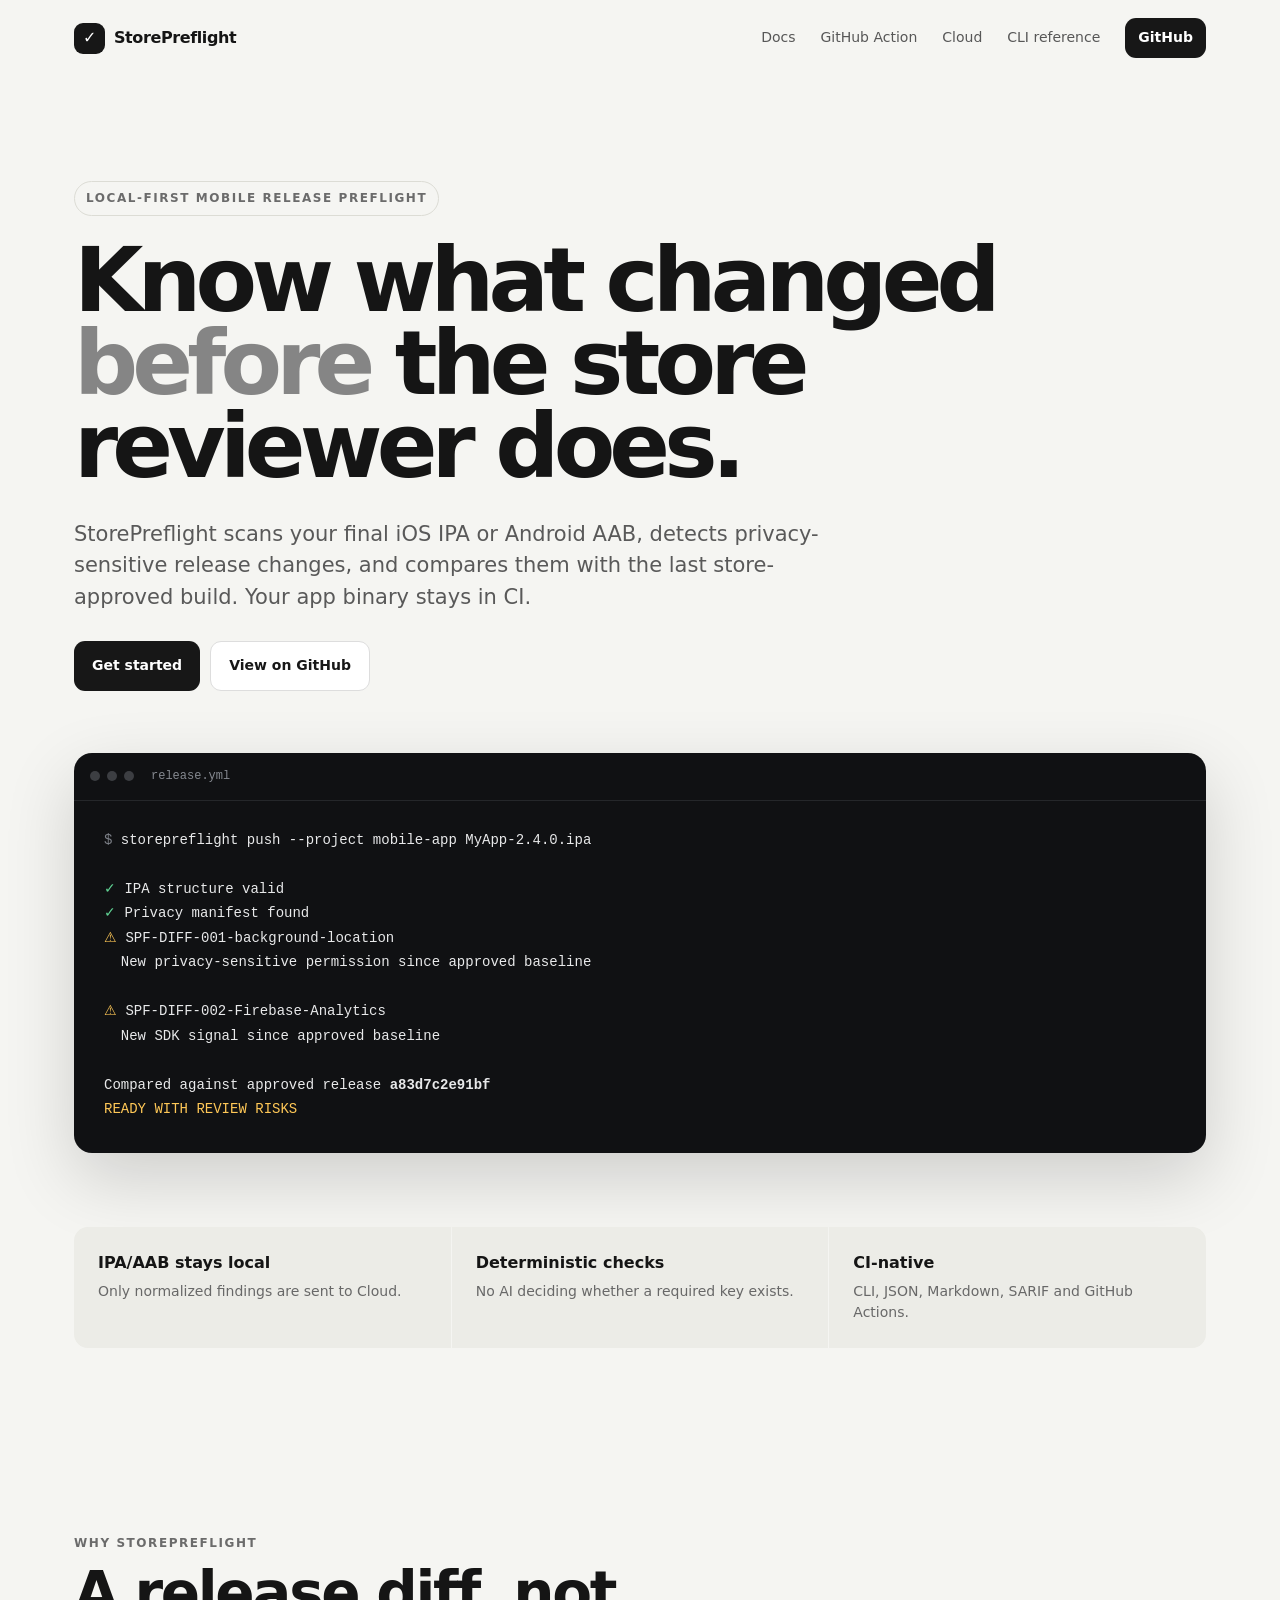
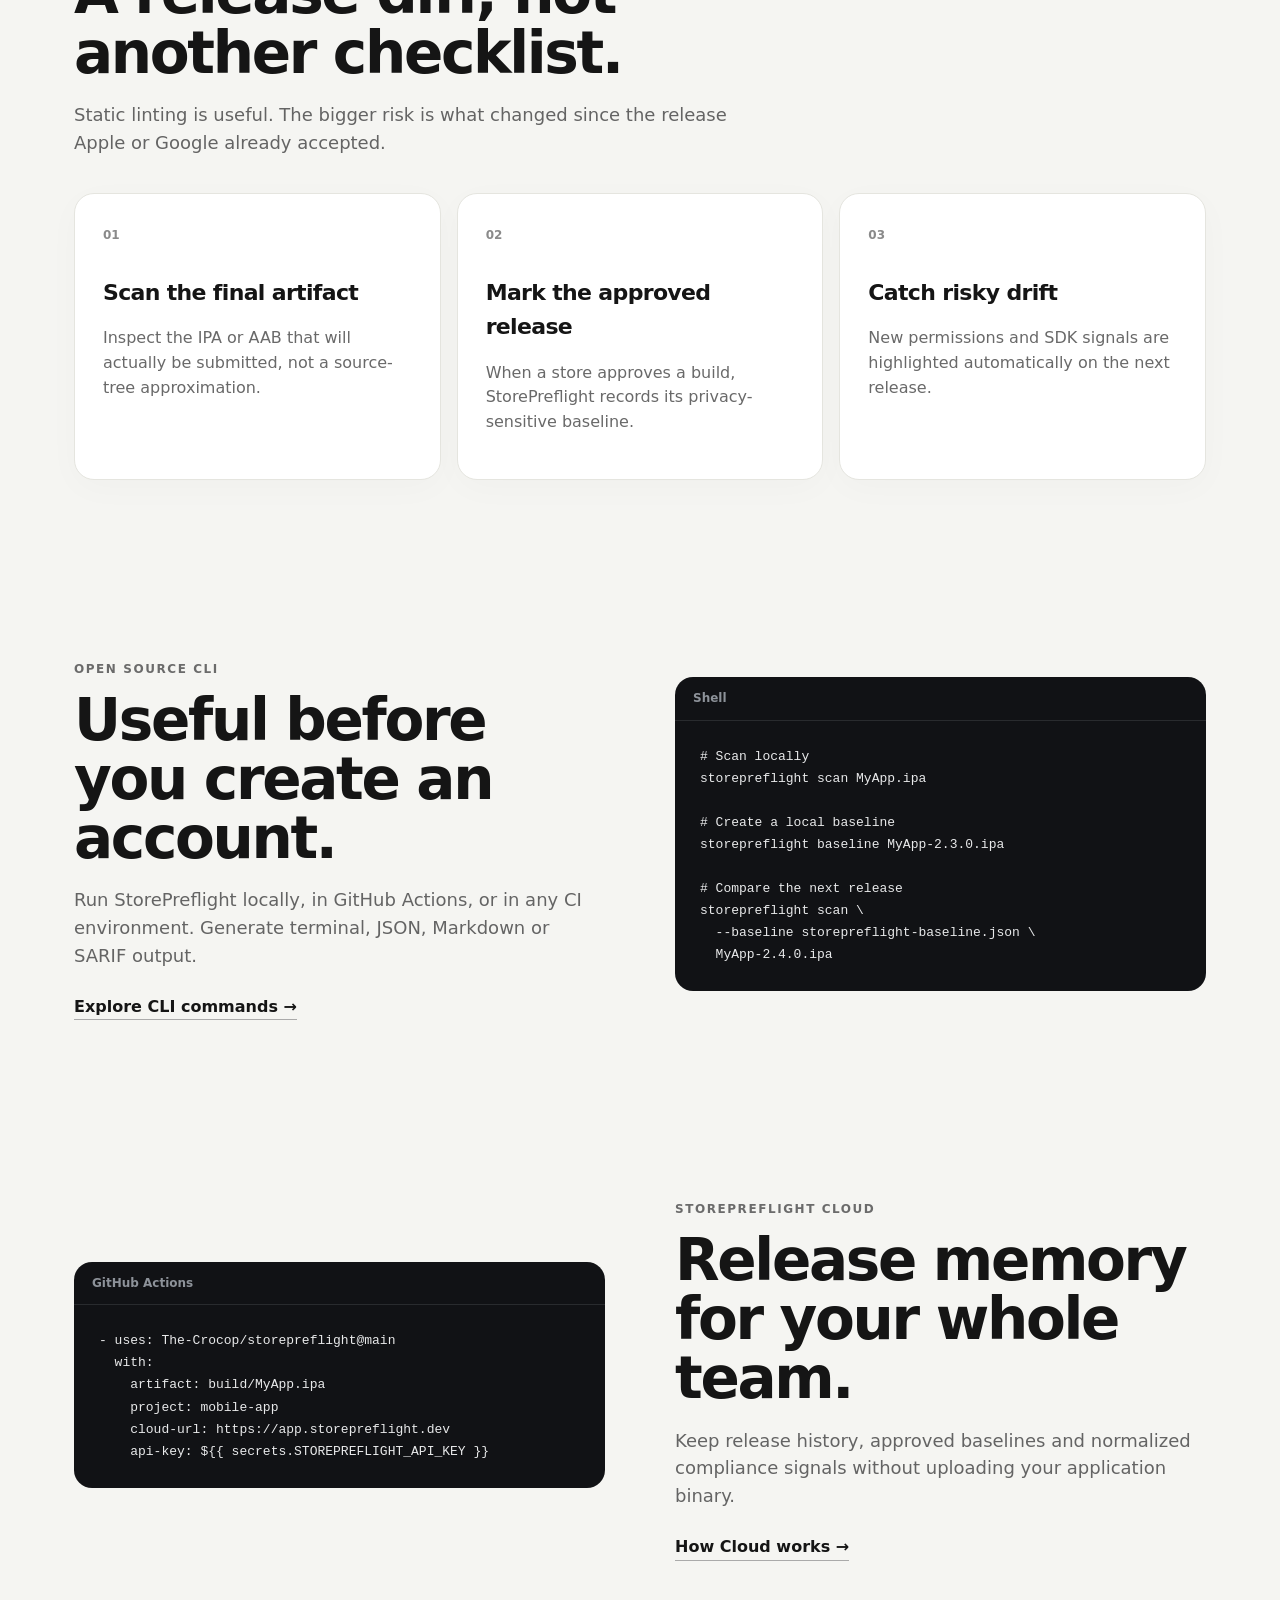
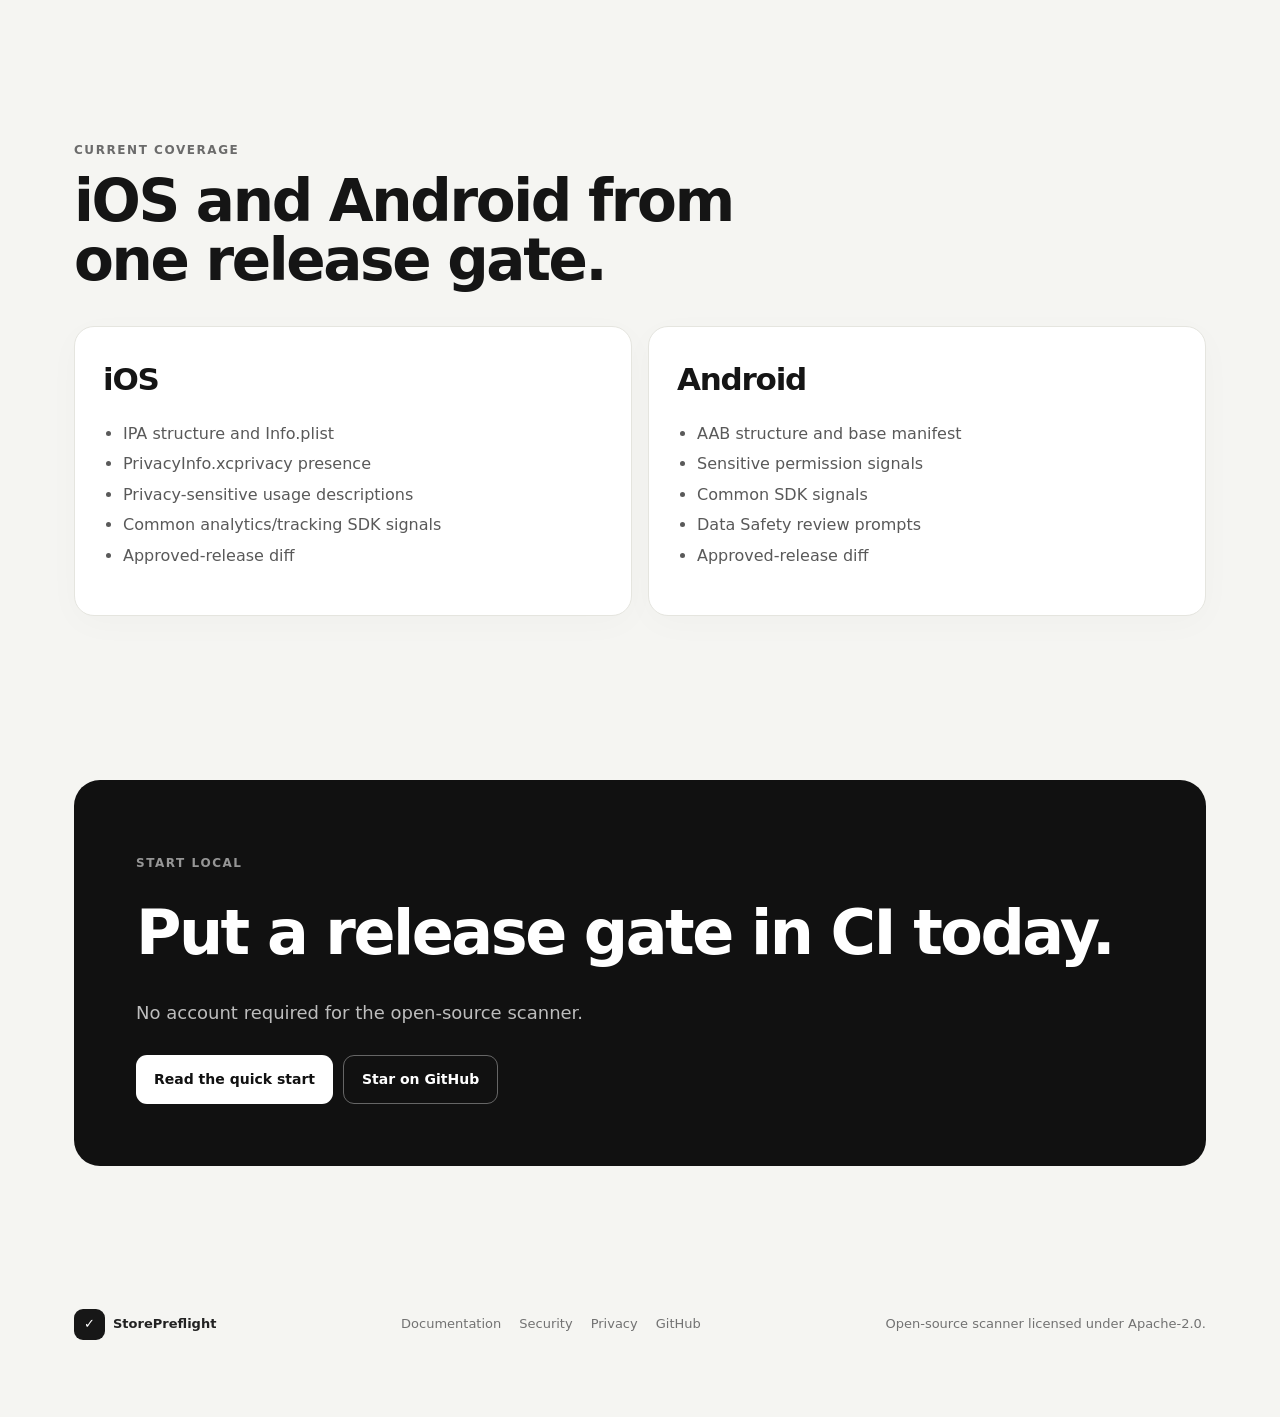
<file: docs/index.html>
<!doctype html>
<html lang="en">
<head>
  <meta charset="utf-8">
  <meta name="viewport" content="width=device-width,initial-scale=1">
  <title>StorePreflight — Mobile release preflight for iOS & Android</title>
  <meta name="description" content="Scan IPA and AAB releases before submission. Detect privacy-sensitive changes, compare against the last approved release, and automate release checks in GitHub Actions.">
  <meta name="theme-color" content="#111111">
  <link rel="icon" href="favicon.svg" type="image/svg+xml">
  <link rel="stylesheet" href="styles.css">
</head>
<body>
  <header class="topbar">
    <a class="brand" href="./"><span class="logo">✓</span><span>StorePreflight</span></a>
    <nav>
      <a href="getting-started.html">Docs</a>
      <a href="github-action.html">GitHub Action</a>
      <a href="cloud.html">Cloud</a>
      <a href="reference.html">CLI reference</a>
      <a class="button button-small" href="https://github.com/The-Crocop/storepreflight">GitHub</a>
    </nav>
  </header>

  <main>
    <section class="hero">
      <div class="pill">LOCAL-FIRST MOBILE RELEASE PREFLIGHT</div>
      <h1>Know what changed <em>before</em> the store reviewer does.</h1>
      <p class="hero-copy">StorePreflight scans your final iOS IPA or Android AAB, detects privacy-sensitive release changes, and compares them with the last store-approved build. Your app binary stays in CI.</p>
      <div class="hero-actions">
        <a class="button" href="getting-started.html">Get started</a>
        <a class="button button-ghost" href="https://github.com/The-Crocop/storepreflight">View on GitHub</a>
      </div>

      <div class="terminal" aria-label="Example StorePreflight output">
        <div class="terminal-bar"><span></span><span></span><span></span><code>release.yml</code></div>
        <pre><span class="muted">$</span> storepreflight push --project mobile-app MyApp-2.4.0.ipa

<span class="ok">✓</span> IPA structure valid
<span class="ok">✓</span> Privacy manifest found
<span class="warn">⚠</span> SPF-DIFF-001-background-location
  New privacy-sensitive permission since approved baseline

<span class="warn">⚠</span> SPF-DIFF-002-Firebase-Analytics
  New SDK signal since approved baseline

Compared against approved release <strong>a83d7c2e91bf</strong>
<span class="warn">READY WITH REVIEW RISKS</span></pre>
      </div>
    </section>

    <section class="trust-row">
      <div><strong>IPA/AAB stays local</strong><span>Only normalized findings are sent to Cloud.</span></div>
      <div><strong>Deterministic checks</strong><span>No AI deciding whether a required key exists.</span></div>
      <div><strong>CI-native</strong><span>CLI, JSON, Markdown, SARIF and GitHub Actions.</span></div>
    </section>

    <section class="section">
      <div class="section-heading">
        <p class="eyebrow">WHY STOREPREFLIGHT</p>
        <h2>A release diff, not another checklist.</h2>
        <p>Static linting is useful. The bigger risk is what changed since the release Apple or Google already accepted.</p>
      </div>
      <div class="grid grid-3">
        <article class="card">
          <span class="card-icon">01</span>
          <h3>Scan the final artifact</h3>
          <p>Inspect the IPA or AAB that will actually be submitted, not a source-tree approximation.</p>
        </article>
        <article class="card">
          <span class="card-icon">02</span>
          <h3>Mark the approved release</h3>
          <p>When a store approves a build, StorePreflight records its privacy-sensitive baseline.</p>
        </article>
        <article class="card">
          <span class="card-icon">03</span>
          <h3>Catch risky drift</h3>
          <p>New permissions and SDK signals are highlighted automatically on the next release.</p>
        </article>
      </div>
    </section>

    <section class="section split">
      <div>
        <p class="eyebrow">OPEN SOURCE CLI</p>
        <h2>Useful before you create an account.</h2>
        <p class="large-copy">Run StorePreflight locally, in GitHub Actions, or in any CI environment. Generate terminal, JSON, Markdown or SARIF output.</p>
        <a class="text-link" href="reference.html">Explore CLI commands →</a>
      </div>
      <div class="code-card">
        <div class="code-label">Shell</div>
        <pre><code># Scan locally
storepreflight scan MyApp.ipa

# Create a local baseline
storepreflight baseline MyApp-2.3.0.ipa

# Compare the next release
storepreflight scan \
  --baseline storepreflight-baseline.json \
  MyApp-2.4.0.ipa</code></pre>
      </div>
    </section>

    <section class="section split reverse">
      <div class="code-card">
        <div class="code-label">GitHub Actions</div>
        <pre><code>- uses: The-Crocop/storepreflight@main
  with:
    artifact: build/MyApp.ipa
    project: mobile-app
    cloud-url: https://app.storepreflight.dev
    api-key: ${{ secrets.STOREPREFLIGHT_API_KEY }}</code></pre>
      </div>
      <div>
        <p class="eyebrow">STOREPREFLIGHT CLOUD</p>
        <h2>Release memory for your whole team.</h2>
        <p class="large-copy">Keep release history, approved baselines and normalized compliance signals without uploading your application binary.</p>
        <a class="text-link" href="cloud.html">How Cloud works →</a>
      </div>
    </section>

    <section class="section">
      <div class="section-heading">
        <p class="eyebrow">CURRENT COVERAGE</p>
        <h2>iOS and Android from one release gate.</h2>
      </div>
      <div class="grid grid-2">
        <article class="card platform-card">
          <div class="platform">iOS</div>
          <ul>
            <li>IPA structure and Info.plist</li>
            <li>PrivacyInfo.xcprivacy presence</li>
            <li>Privacy-sensitive usage descriptions</li>
            <li>Common analytics/tracking SDK signals</li>
            <li>Approved-release diff</li>
          </ul>
        </article>
        <article class="card platform-card">
          <div class="platform">Android</div>
          <ul>
            <li>AAB structure and base manifest</li>
            <li>Sensitive permission signals</li>
            <li>Common SDK signals</li>
            <li>Data Safety review prompts</li>
            <li>Approved-release diff</li>
          </ul>
        </article>
      </div>
    </section>

    <section class="cta">
      <p class="eyebrow">START LOCAL</p>
      <h2>Put a release gate in CI today.</h2>
      <p>No account required for the open-source scanner.</p>
      <div class="hero-actions">
        <a class="button button-light" href="getting-started.html">Read the quick start</a>
        <a class="button button-outline-light" href="https://github.com/The-Crocop/storepreflight">Star on GitHub</a>
      </div>
    </section>
  </main>

  <footer>
    <div class="footer-brand"><span class="logo">✓</span> StorePreflight</div>
    <div class="footer-links">
      <a href="getting-started.html">Documentation</a>
      <a href="security.html">Security</a>
      <a href="privacy.html">Privacy</a>
      <a href="https://github.com/The-Crocop/storepreflight">GitHub</a>
    </div>
    <p>Open-source scanner licensed under Apache-2.0.</p>
  </footer>
</body>
</html>
</file>
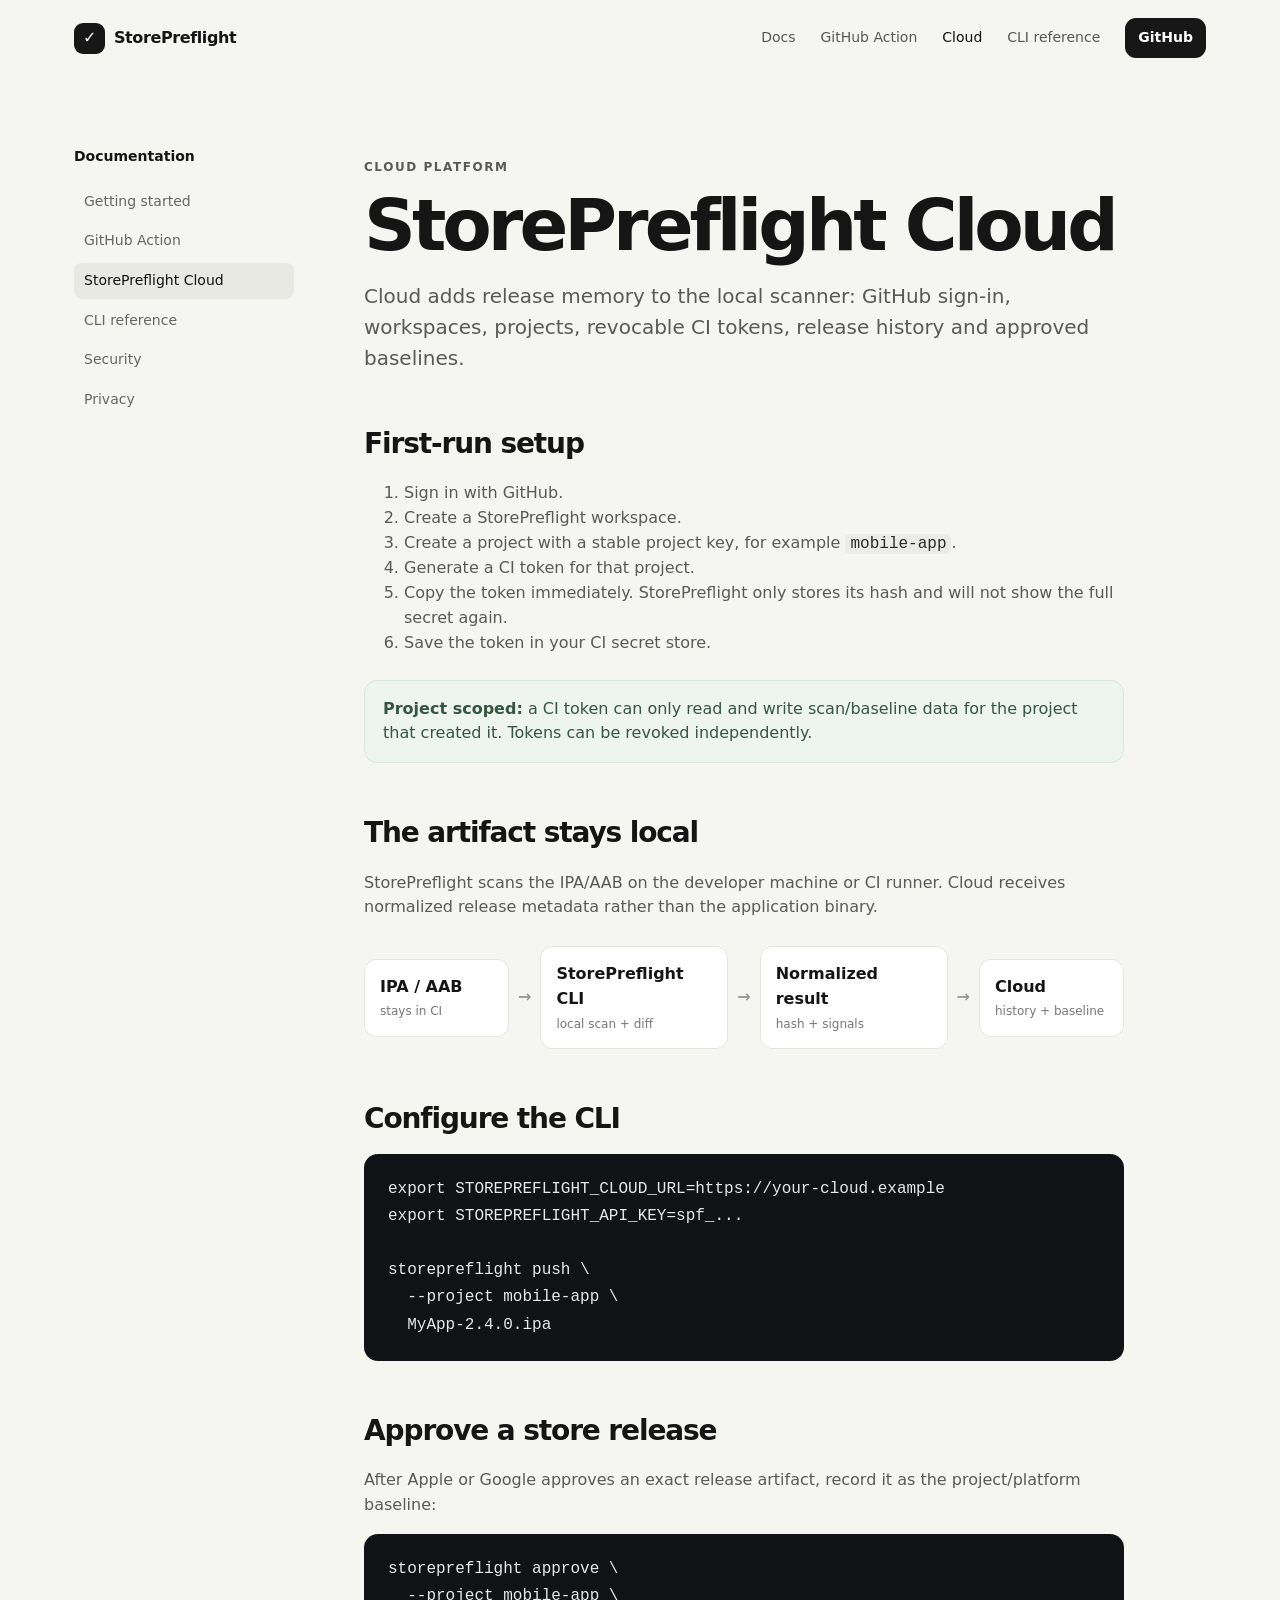
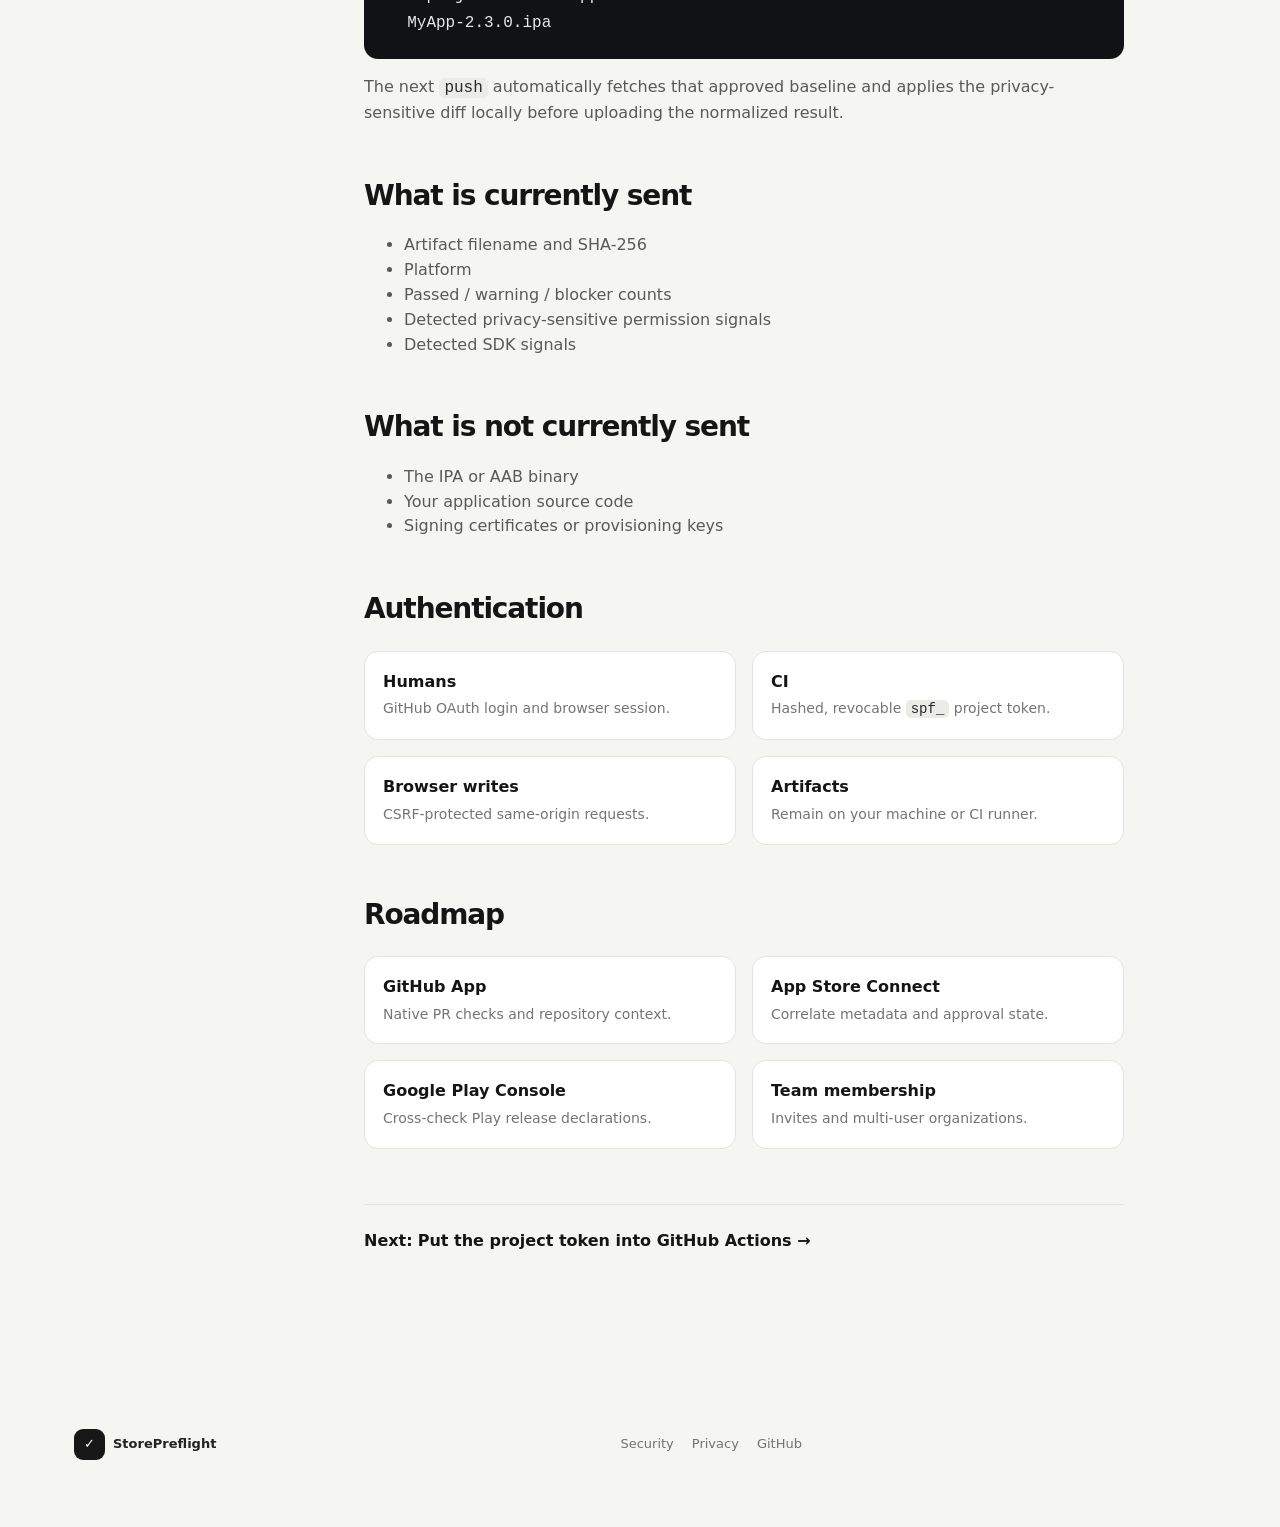
<file: docs/cloud.html>
<!doctype html>
<html lang="en">
<head>
  <meta charset="utf-8"><meta name="viewport" content="width=device-width,initial-scale=1">
  <title>StorePreflight Cloud — Release history and approved baselines</title>
  <meta name="description" content="StorePreflight Cloud provides GitHub sign-in, project-scoped CI tokens, release history and approved-release baselines without uploading your IPA or AAB.">
  <link rel="icon" href="favicon.svg" type="image/svg+xml"><link rel="stylesheet" href="styles.css">
</head>
<body>
<header class="topbar"><a class="brand" href="./"><span class="logo">✓</span><span>StorePreflight</span></a><nav><a href="getting-started.html">Docs</a><a href="github-action.html">GitHub Action</a><a class="active" href="cloud.html">Cloud</a><a href="reference.html">CLI reference</a><a class="button button-small" href="https://github.com/The-Crocop/storepreflight">GitHub</a></nav></header>
<main class="docs-layout">
  <aside class="sidebar"><strong>Documentation</strong><a href="getting-started.html">Getting started</a><a href="github-action.html">GitHub Action</a><a class="active" href="cloud.html">StorePreflight Cloud</a><a href="reference.html">CLI reference</a><a href="security.html">Security</a><a href="privacy.html">Privacy</a></aside>
  <article class="docs">
    <p class="eyebrow">CLOUD PLATFORM</p><h1>StorePreflight Cloud</h1>
    <p class="lead-doc">Cloud adds release memory to the local scanner: GitHub sign-in, workspaces, projects, revocable CI tokens, release history and approved baselines.</p>

    <h2>First-run setup</h2>
    <ol>
      <li>Sign in with GitHub.</li>
      <li>Create a StorePreflight workspace.</li>
      <li>Create a project with a stable project key, for example <code>mobile-app</code>.</li>
      <li>Generate a CI token for that project.</li>
      <li>Copy the token immediately. StorePreflight only stores its hash and will not show the full secret again.</li>
      <li>Save the token in your CI secret store.</li>
    </ol>

    <div class="note"><strong>Project scoped:</strong> a CI token can only read and write scan/baseline data for the project that created it. Tokens can be revoked independently.</div>

    <h2>The artifact stays local</h2>
    <p>StorePreflight scans the IPA/AAB on the developer machine or CI runner. Cloud receives normalized release metadata rather than the application binary.</p>
    <div class="flow">
      <div><strong>IPA / AAB</strong><span>stays in CI</span></div><b>→</b>
      <div><strong>StorePreflight CLI</strong><span>local scan + diff</span></div><b>→</b>
      <div><strong>Normalized result</strong><span>hash + signals</span></div><b>→</b>
      <div><strong>Cloud</strong><span>history + baseline</span></div>
    </div>

    <h2>Configure the CLI</h2>
    <pre><code>export STOREPREFLIGHT_CLOUD_URL=https://your-cloud.example
export STOREPREFLIGHT_API_KEY=spf_...

storepreflight push \
  --project mobile-app \
  MyApp-2.4.0.ipa</code></pre>

    <h2>Approve a store release</h2>
    <p>After Apple or Google approves an exact release artifact, record it as the project/platform baseline:</p>
    <pre><code>storepreflight approve \
  --project mobile-app \
  MyApp-2.3.0.ipa</code></pre>
    <p>The next <code>push</code> automatically fetches that approved baseline and applies the privacy-sensitive diff locally before uploading the normalized result.</p>

    <h2>What is currently sent</h2>
    <ul>
      <li>Artifact filename and SHA-256</li>
      <li>Platform</li>
      <li>Passed / warning / blocker counts</li>
      <li>Detected privacy-sensitive permission signals</li>
      <li>Detected SDK signals</li>
    </ul>

    <h2>What is not currently sent</h2>
    <ul>
      <li>The IPA or AAB binary</li>
      <li>Your application source code</li>
      <li>Signing certificates or provisioning keys</li>
    </ul>

    <h2>Authentication</h2>
    <div class="grid grid-2 compact-grid">
      <div class="mini-card"><strong>Humans</strong><span>GitHub OAuth login and browser session.</span></div>
      <div class="mini-card"><strong>CI</strong><span>Hashed, revocable <code>spf_</code> project token.</span></div>
      <div class="mini-card"><strong>Browser writes</strong><span>CSRF-protected same-origin requests.</span></div>
      <div class="mini-card"><strong>Artifacts</strong><span>Remain on your machine or CI runner.</span></div>
    </div>

    <h2>Roadmap</h2>
    <div class="grid grid-2 compact-grid">
      <div class="mini-card"><strong>GitHub App</strong><span>Native PR checks and repository context.</span></div>
      <div class="mini-card"><strong>App Store Connect</strong><span>Correlate metadata and approval state.</span></div>
      <div class="mini-card"><strong>Google Play Console</strong><span>Cross-check Play release declarations.</span></div>
      <div class="mini-card"><strong>Team membership</strong><span>Invites and multi-user organizations.</span></div>
    </div>

    <div class="next"><strong>Next:</strong> <a href="github-action.html">Put the project token into GitHub Actions →</a></div>
  </article>
</main>
<footer><div class="footer-brand"><span class="logo">✓</span> StorePreflight</div><div class="footer-links"><a href="security.html">Security</a><a href="privacy.html">Privacy</a><a href="https://github.com/The-Crocop/storepreflight">GitHub</a></div></footer>
</body>
</html>
</file>
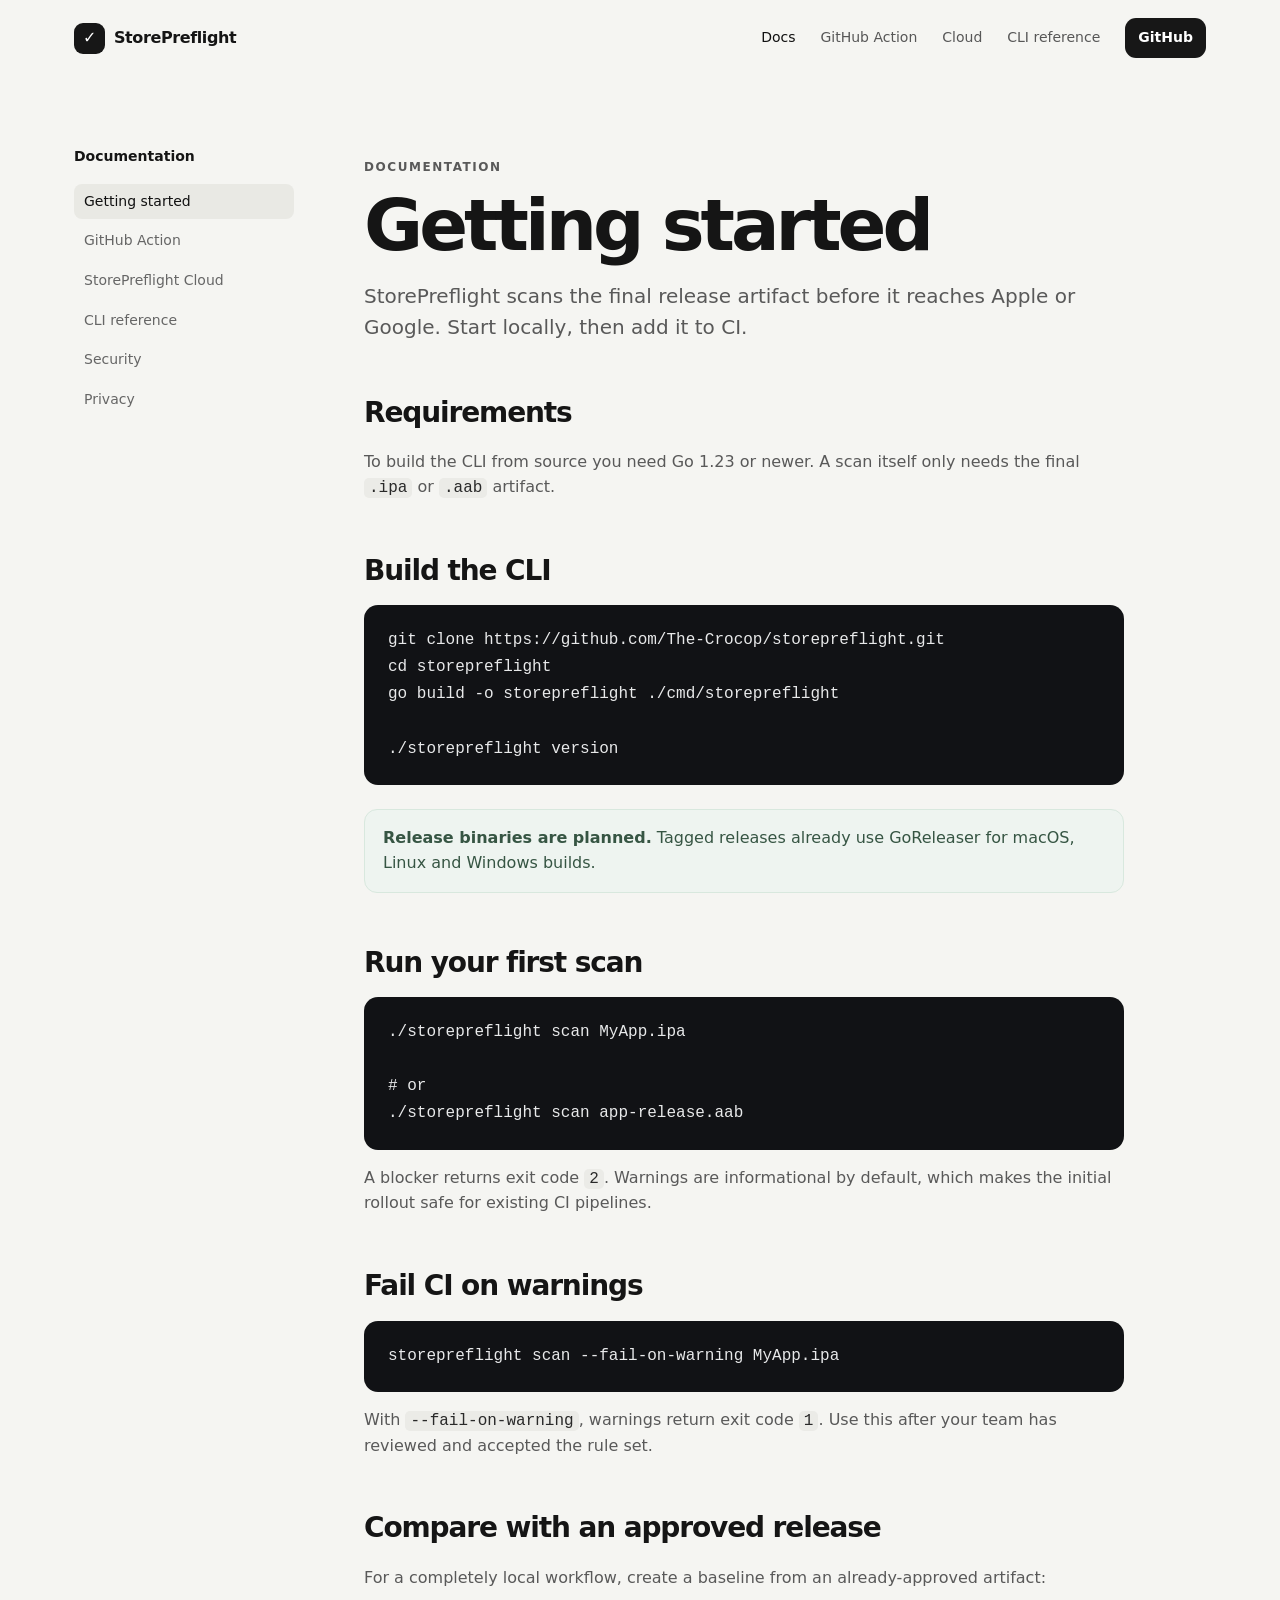
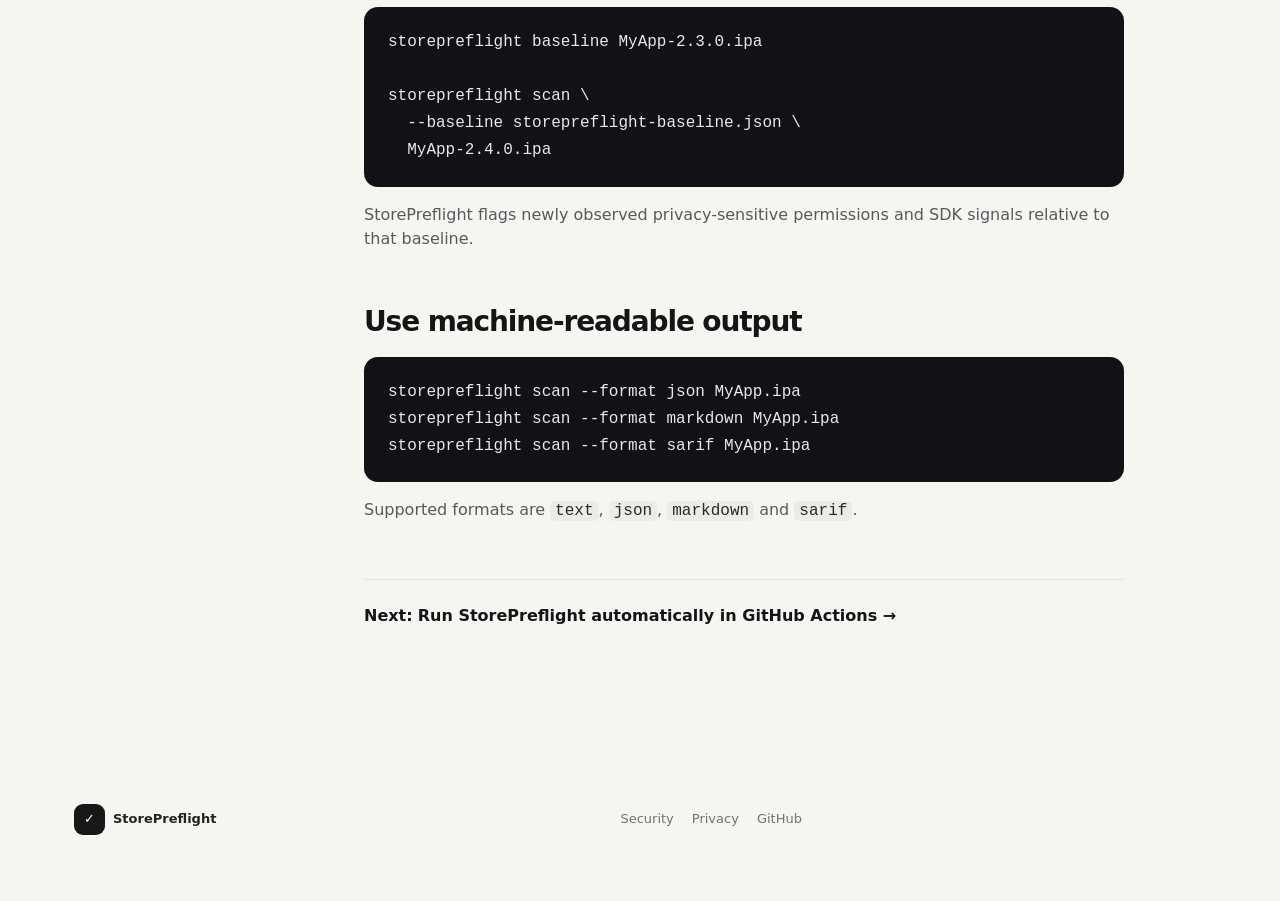
<file: docs/getting-started.html>
<!doctype html>
<html lang="en">
<head>
  <meta charset="utf-8"><meta name="viewport" content="width=device-width,initial-scale=1">
  <title>Getting started — StorePreflight</title>
  <meta name="description" content="Install and run StorePreflight against iOS IPA and Android AAB releases.">
  <link rel="icon" href="favicon.svg" type="image/svg+xml"><link rel="stylesheet" href="styles.css">
</head>
<body>
<header class="topbar"><a class="brand" href="./"><span class="logo">✓</span><span>StorePreflight</span></a><nav><a class="active" href="getting-started.html">Docs</a><a href="github-action.html">GitHub Action</a><a href="cloud.html">Cloud</a><a href="reference.html">CLI reference</a><a class="button button-small" href="https://github.com/The-Crocop/storepreflight">GitHub</a></nav></header>
<main class="docs-layout">
  <aside class="sidebar">
    <strong>Documentation</strong>
    <a class="active" href="getting-started.html">Getting started</a>
    <a href="github-action.html">GitHub Action</a>
    <a href="cloud.html">StorePreflight Cloud</a>
    <a href="reference.html">CLI reference</a>
    <a href="security.html">Security</a>
    <a href="privacy.html">Privacy</a>
  </aside>
  <article class="docs">
    <p class="eyebrow">DOCUMENTATION</p>
    <h1>Getting started</h1>
    <p class="lead-doc">StorePreflight scans the final release artifact before it reaches Apple or Google. Start locally, then add it to CI.</p>

    <h2 id="requirements">Requirements</h2>
    <p>To build the CLI from source you need Go 1.23 or newer. A scan itself only needs the final <code>.ipa</code> or <code>.aab</code> artifact.</p>

    <h2 id="build">Build the CLI</h2>
    <pre><code>git clone https://github.com/The-Crocop/storepreflight.git
cd storepreflight
go build -o storepreflight ./cmd/storepreflight

./storepreflight version</code></pre>

    <div class="note"><strong>Release binaries are planned.</strong> Tagged releases already use GoReleaser for macOS, Linux and Windows builds.</div>

    <h2 id="scan">Run your first scan</h2>
    <pre><code>./storepreflight scan MyApp.ipa

# or
./storepreflight scan app-release.aab</code></pre>
    <p>A blocker returns exit code <code>2</code>. Warnings are informational by default, which makes the initial rollout safe for existing CI pipelines.</p>

    <h2 id="strict">Fail CI on warnings</h2>
    <pre><code>storepreflight scan --fail-on-warning MyApp.ipa</code></pre>
    <p>With <code>--fail-on-warning</code>, warnings return exit code <code>1</code>. Use this after your team has reviewed and accepted the rule set.</p>

    <h2 id="baseline">Compare with an approved release</h2>
    <p>For a completely local workflow, create a baseline from an already-approved artifact:</p>
    <pre><code>storepreflight baseline MyApp-2.3.0.ipa

storepreflight scan \
  --baseline storepreflight-baseline.json \
  MyApp-2.4.0.ipa</code></pre>
    <p>StorePreflight flags newly observed privacy-sensitive permissions and SDK signals relative to that baseline.</p>

    <h2 id="outputs">Use machine-readable output</h2>
    <pre><code>storepreflight scan --format json MyApp.ipa
storepreflight scan --format markdown MyApp.ipa
storepreflight scan --format sarif MyApp.ipa</code></pre>
    <p>Supported formats are <code>text</code>, <code>json</code>, <code>markdown</code> and <code>sarif</code>.</p>

    <div class="next"><strong>Next:</strong> <a href="github-action.html">Run StorePreflight automatically in GitHub Actions →</a></div>
  </article>
</main>
<footer><div class="footer-brand"><span class="logo">✓</span> StorePreflight</div><div class="footer-links"><a href="security.html">Security</a><a href="privacy.html">Privacy</a><a href="https://github.com/The-Crocop/storepreflight">GitHub</a></div></footer>
</body>
</html>
</file>
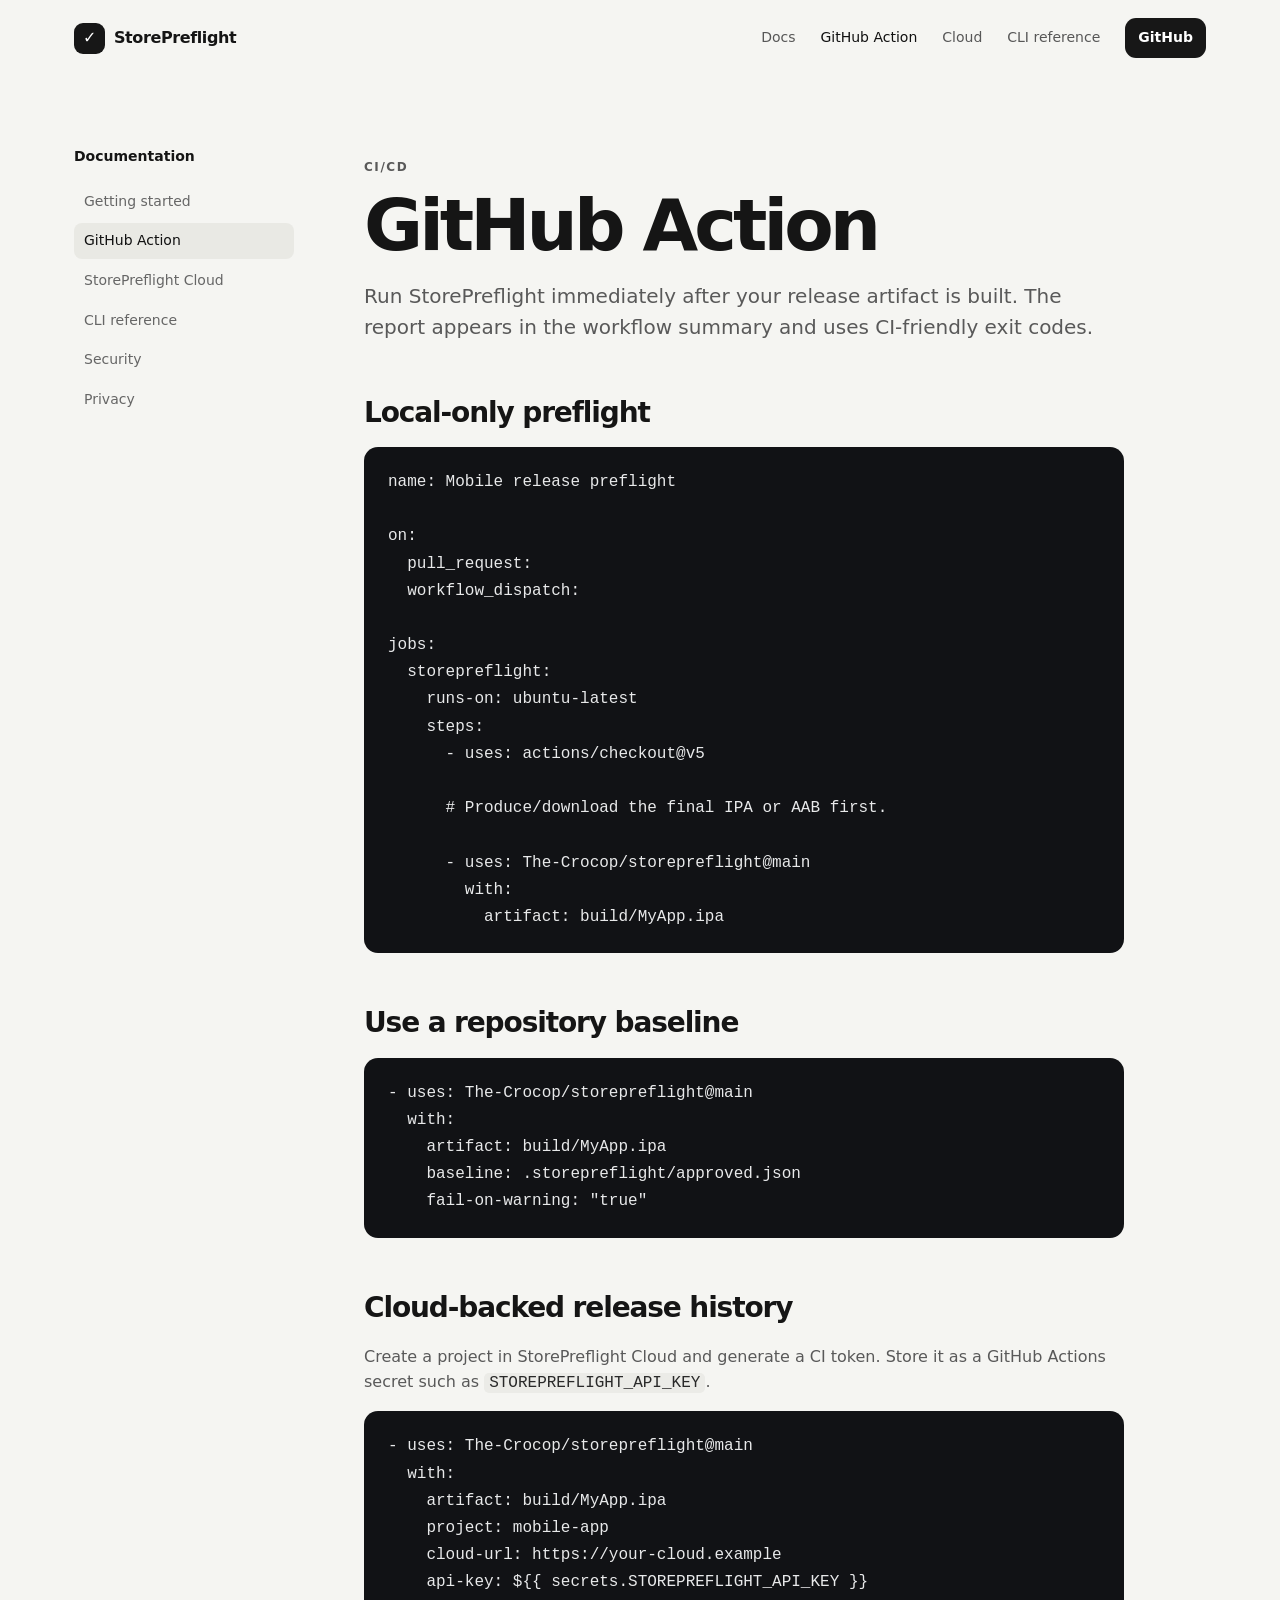
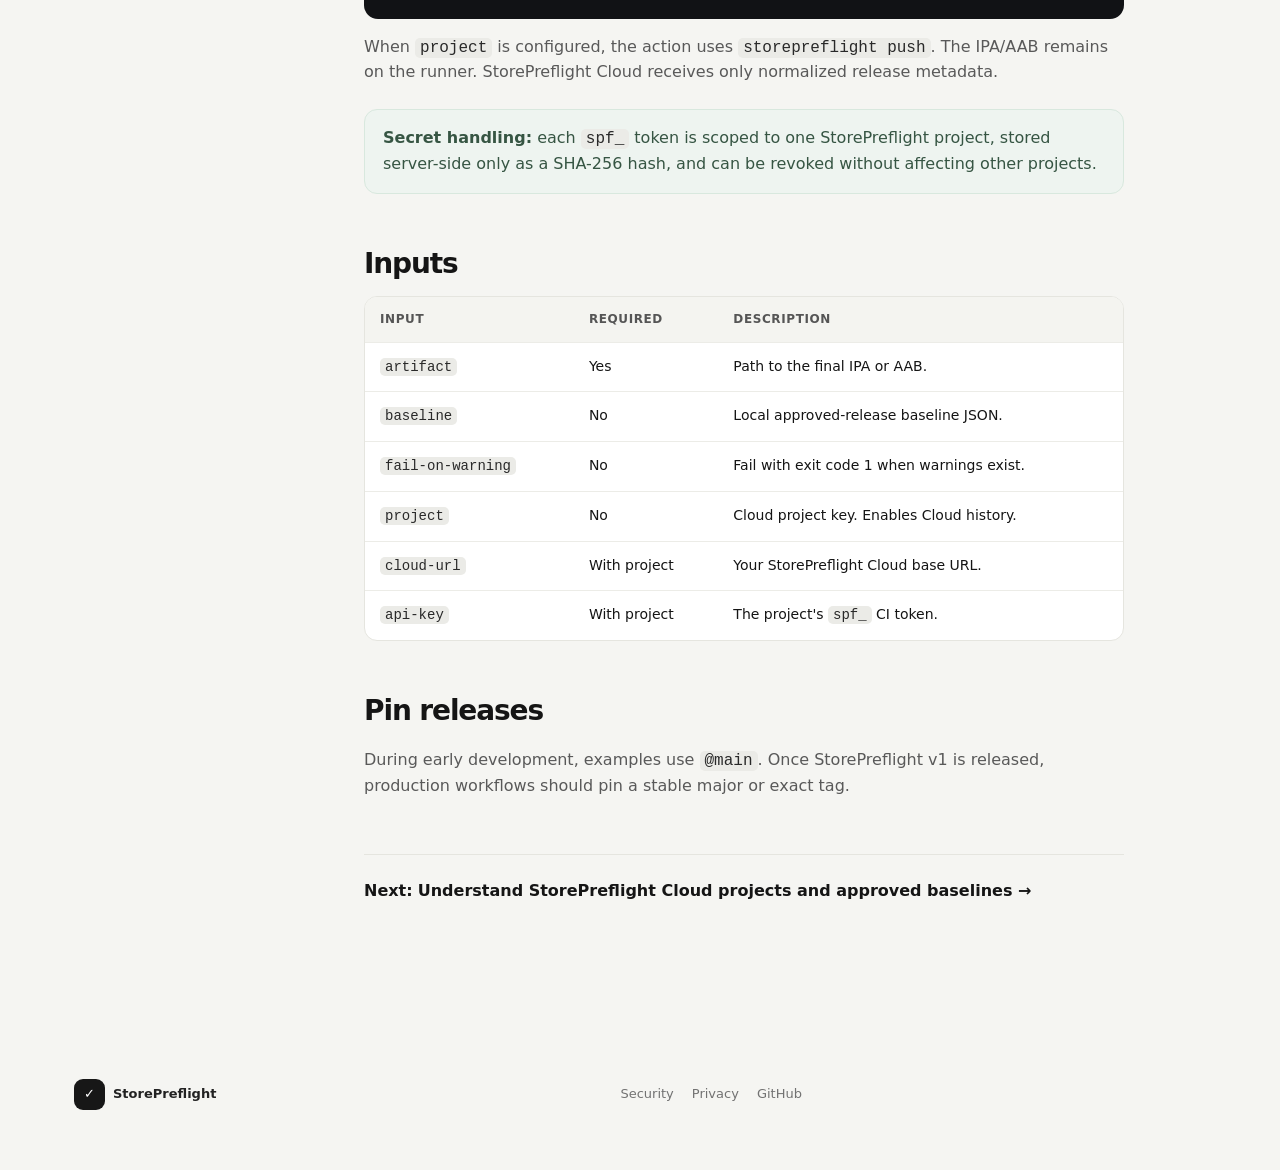
<file: docs/github-action.html>
<!doctype html>
<html lang="en">
<head>
  <meta charset="utf-8"><meta name="viewport" content="width=device-width,initial-scale=1">
  <title>GitHub Action — StorePreflight</title>
  <meta name="description" content="Run StorePreflight release preflight checks in GitHub Actions with optional project-scoped StorePreflight Cloud history.">
  <link rel="icon" href="favicon.svg" type="image/svg+xml"><link rel="stylesheet" href="styles.css">
</head>
<body>
<header class="topbar"><a class="brand" href="./"><span class="logo">✓</span><span>StorePreflight</span></a><nav><a href="getting-started.html">Docs</a><a class="active" href="github-action.html">GitHub Action</a><a href="cloud.html">Cloud</a><a href="reference.html">CLI reference</a><a class="button button-small" href="https://github.com/The-Crocop/storepreflight">GitHub</a></nav></header>
<main class="docs-layout">
  <aside class="sidebar"><strong>Documentation</strong><a href="getting-started.html">Getting started</a><a class="active" href="github-action.html">GitHub Action</a><a href="cloud.html">StorePreflight Cloud</a><a href="reference.html">CLI reference</a><a href="security.html">Security</a><a href="privacy.html">Privacy</a></aside>
  <article class="docs">
    <p class="eyebrow">CI/CD</p><h1>GitHub Action</h1>
    <p class="lead-doc">Run StorePreflight immediately after your release artifact is built. The report appears in the workflow summary and uses CI-friendly exit codes.</p>

    <h2>Local-only preflight</h2>
    <pre><code>name: Mobile release preflight

on:
  pull_request:
  workflow_dispatch:

jobs:
  storepreflight:
    runs-on: ubuntu-latest
    steps:
      - uses: actions/checkout@v5

      # Produce/download the final IPA or AAB first.

      - uses: The-Crocop/storepreflight@main
        with:
          artifact: build/MyApp.ipa</code></pre>

    <h2>Use a repository baseline</h2>
    <pre><code>- uses: The-Crocop/storepreflight@main
  with:
    artifact: build/MyApp.ipa
    baseline: .storepreflight/approved.json
    fail-on-warning: "true"</code></pre>

    <h2>Cloud-backed release history</h2>
    <p>Create a project in StorePreflight Cloud and generate a CI token. Store it as a GitHub Actions secret such as <code>STOREPREFLIGHT_API_KEY</code>.</p>
    <pre><code>- uses: The-Crocop/storepreflight@main
  with:
    artifact: build/MyApp.ipa
    project: mobile-app
    cloud-url: https://your-cloud.example
    api-key: ${{ secrets.STOREPREFLIGHT_API_KEY }}</code></pre>

    <p>When <code>project</code> is configured, the action uses <code>storepreflight push</code>. The IPA/AAB remains on the runner. StorePreflight Cloud receives only normalized release metadata.</p>

    <div class="note"><strong>Secret handling:</strong> each <code>spf_</code> token is scoped to one StorePreflight project, stored server-side only as a SHA-256 hash, and can be revoked without affecting other projects.</div>

    <h2>Inputs</h2>
    <div class="table-wrap"><table>
      <thead><tr><th>Input</th><th>Required</th><th>Description</th></tr></thead>
      <tbody>
        <tr><td><code>artifact</code></td><td>Yes</td><td>Path to the final IPA or AAB.</td></tr>
        <tr><td><code>baseline</code></td><td>No</td><td>Local approved-release baseline JSON.</td></tr>
        <tr><td><code>fail-on-warning</code></td><td>No</td><td>Fail with exit code 1 when warnings exist.</td></tr>
        <tr><td><code>project</code></td><td>No</td><td>Cloud project key. Enables Cloud history.</td></tr>
        <tr><td><code>cloud-url</code></td><td>With project</td><td>Your StorePreflight Cloud base URL.</td></tr>
        <tr><td><code>api-key</code></td><td>With project</td><td>The project's <code>spf_</code> CI token.</td></tr>
      </tbody>
    </table></div>

    <h2>Pin releases</h2>
    <p>During early development, examples use <code>@main</code>. Once StorePreflight v1 is released, production workflows should pin a stable major or exact tag.</p>

    <div class="next"><strong>Next:</strong> <a href="cloud.html">Understand StorePreflight Cloud projects and approved baselines →</a></div>
  </article>
</main>
<footer><div class="footer-brand"><span class="logo">✓</span> StorePreflight</div><div class="footer-links"><a href="security.html">Security</a><a href="privacy.html">Privacy</a><a href="https://github.com/The-Crocop/storepreflight">GitHub</a></div></footer>
</body>
</html>
</file>
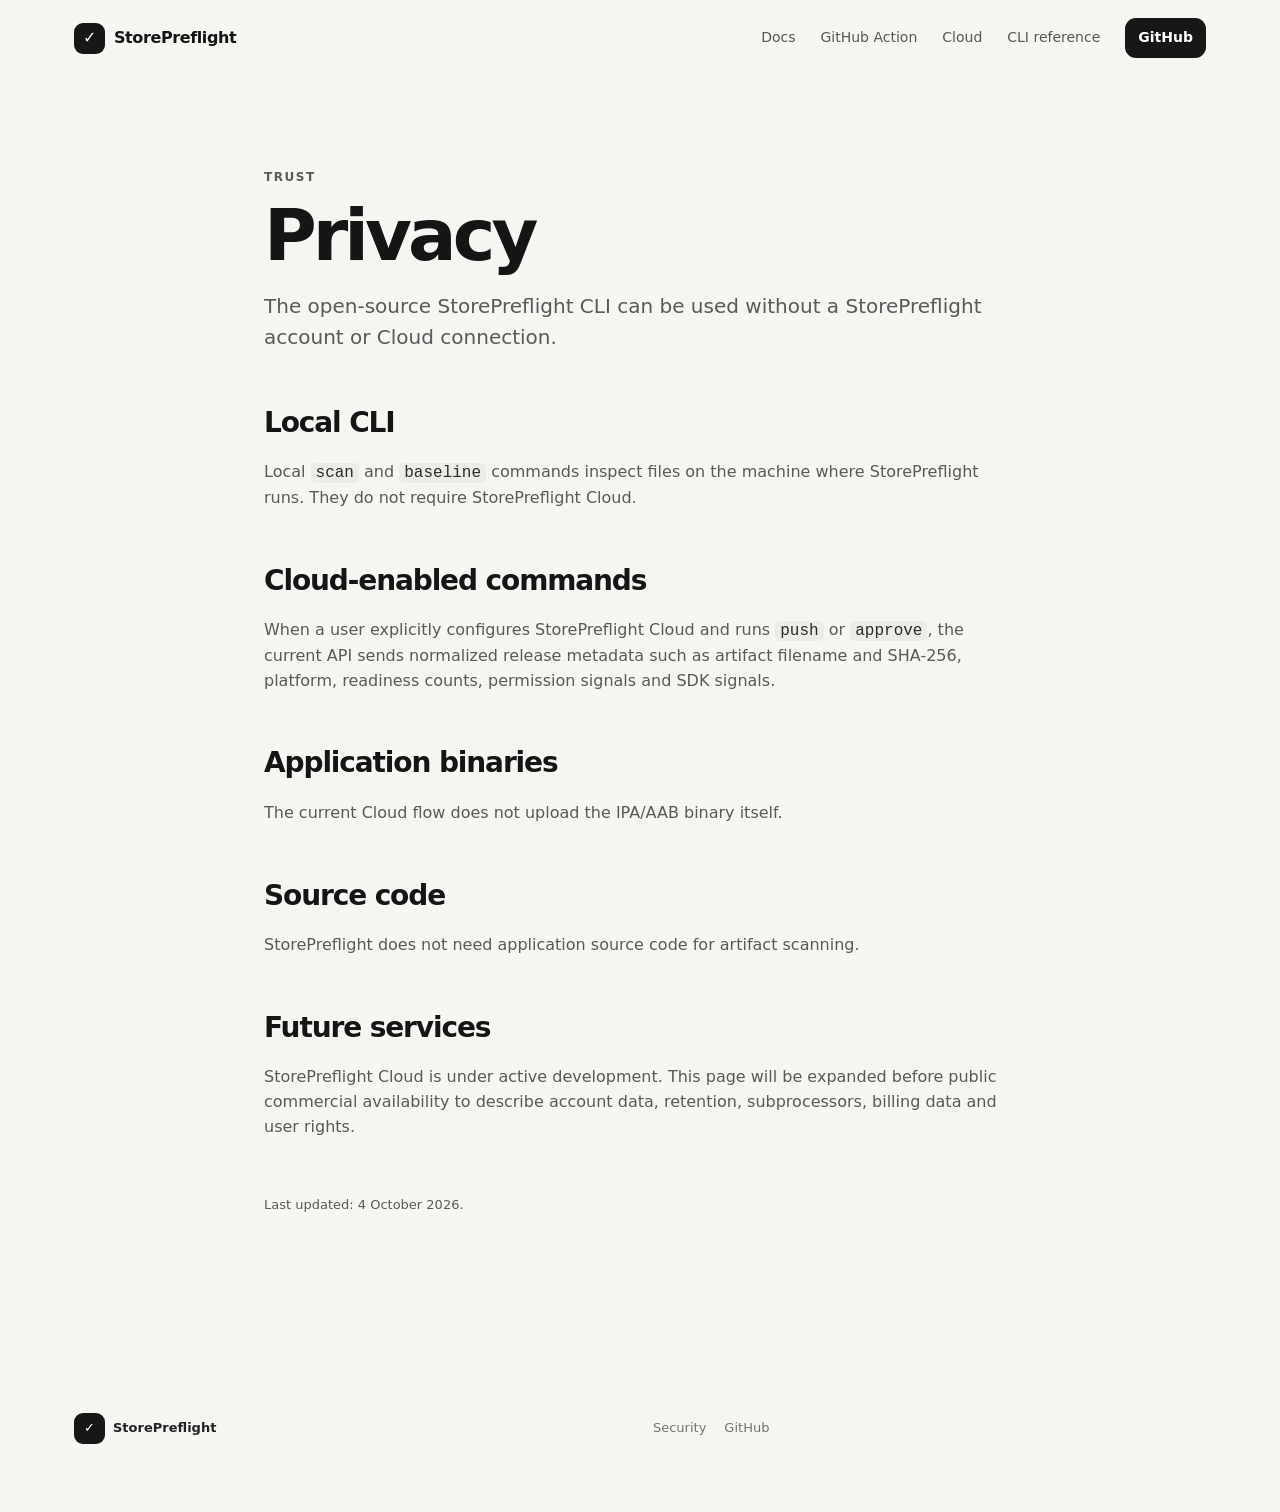
<file: docs/privacy.html>
<!doctype html>
<html lang="en">
<head><meta charset="utf-8"><meta name="viewport" content="width=device-width,initial-scale=1"><title>Privacy — StorePreflight</title><meta name="description" content="StorePreflight privacy overview for the open-source CLI and developing Cloud service."><link rel="icon" href="favicon.svg" type="image/svg+xml"><link rel="stylesheet" href="styles.css"></head>
<body>
<header class="topbar"><a class="brand" href="./"><span class="logo">✓</span><span>StorePreflight</span></a><nav><a href="getting-started.html">Docs</a><a href="github-action.html">GitHub Action</a><a href="cloud.html">Cloud</a><a href="reference.html">CLI reference</a><a class="button button-small" href="https://github.com/The-Crocop/storepreflight">GitHub</a></nav></header>
<main class="legal">
  <p class="eyebrow">TRUST</p><h1>Privacy</h1>
  <p class="lead-doc">The open-source StorePreflight CLI can be used without a StorePreflight account or Cloud connection.</p>
  <h2>Local CLI</h2>
  <p>Local <code>scan</code> and <code>baseline</code> commands inspect files on the machine where StorePreflight runs. They do not require StorePreflight Cloud.</p>
  <h2>Cloud-enabled commands</h2>
  <p>When a user explicitly configures StorePreflight Cloud and runs <code>push</code> or <code>approve</code>, the current API sends normalized release metadata such as artifact filename and SHA-256, platform, readiness counts, permission signals and SDK signals.</p>
  <h2>Application binaries</h2>
  <p>The current Cloud flow does not upload the IPA/AAB binary itself.</p>
  <h2>Source code</h2>
  <p>StorePreflight does not need application source code for artifact scanning.</p>
  <h2>Future services</h2>
  <p>StorePreflight Cloud is under active development. This page will be expanded before public commercial availability to describe account data, retention, subprocessors, billing data and user rights.</p>
  <p class="updated">Last updated: 4 October 2026.</p>
</main>
<footer><div class="footer-brand"><span class="logo">✓</span> StorePreflight</div><div class="footer-links"><a href="security.html">Security</a><a href="https://github.com/The-Crocop/storepreflight">GitHub</a></div></footer>
</body>
</html>
</file>
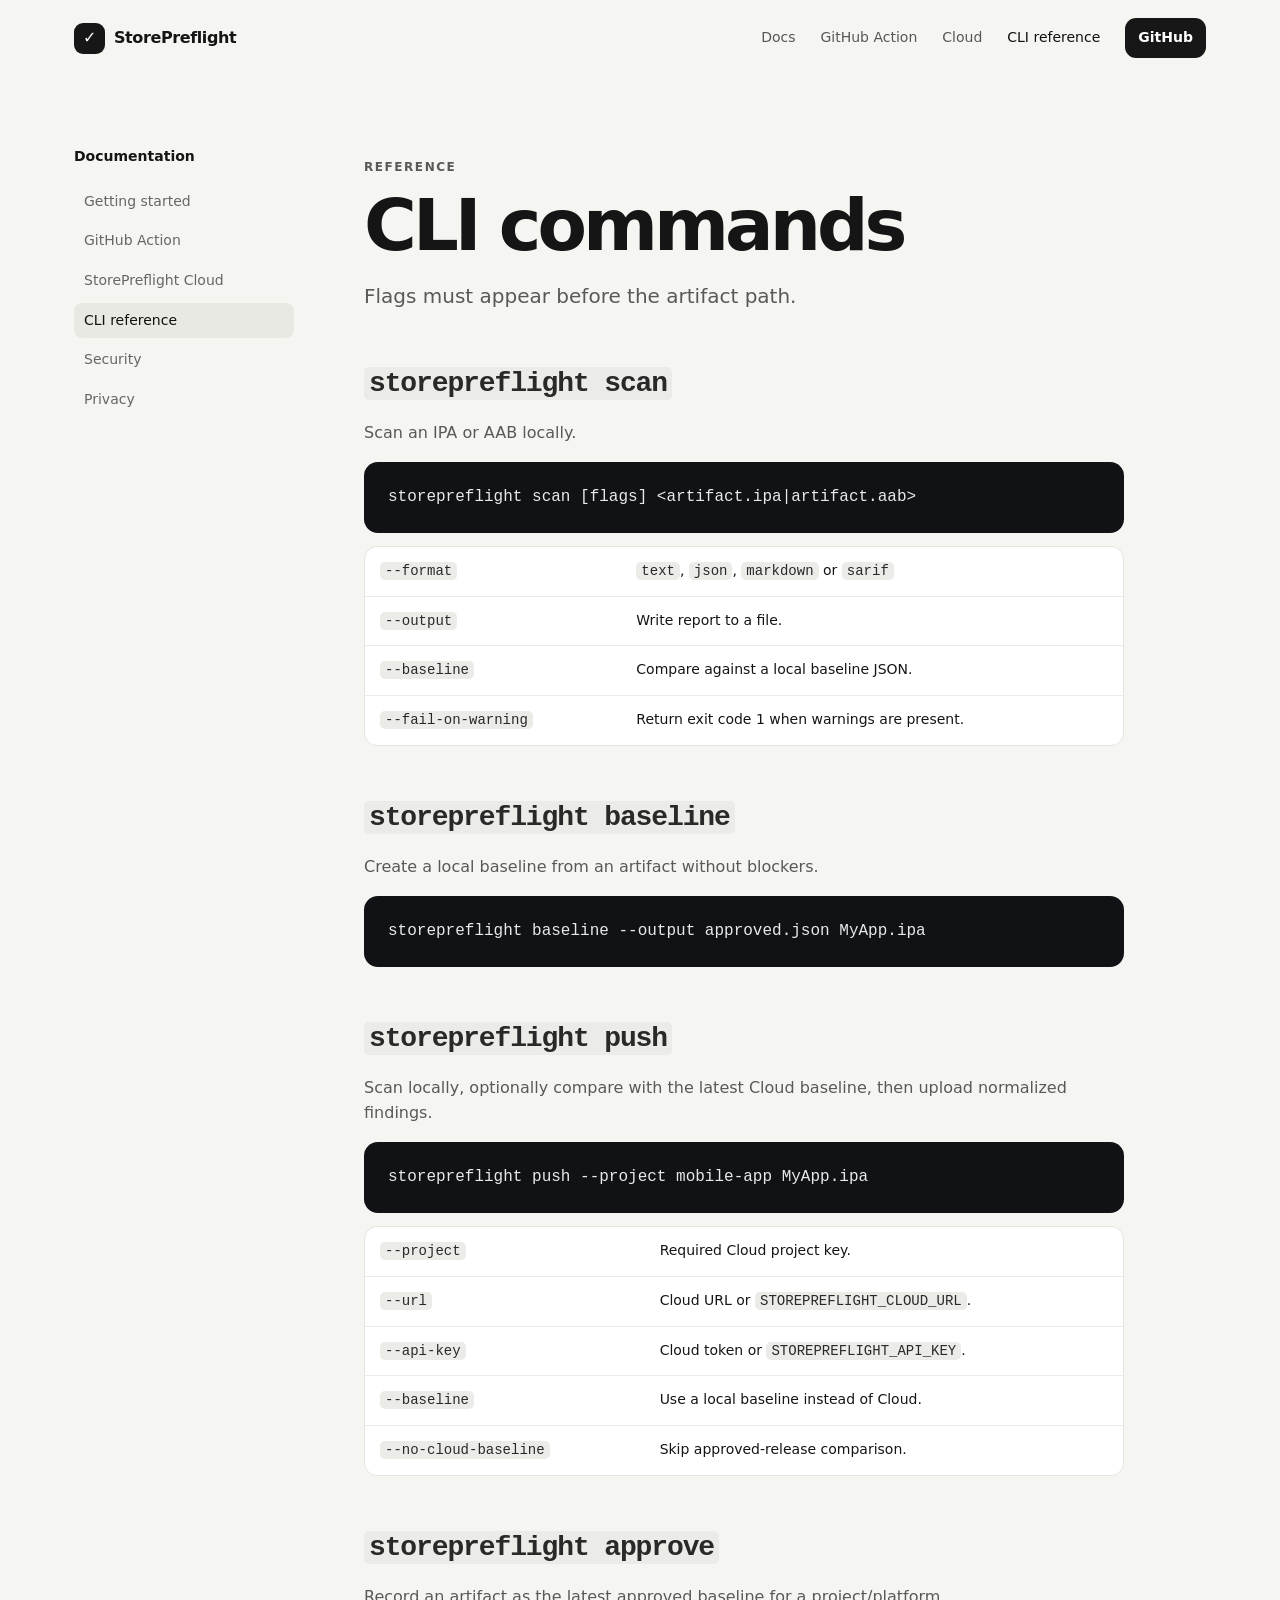
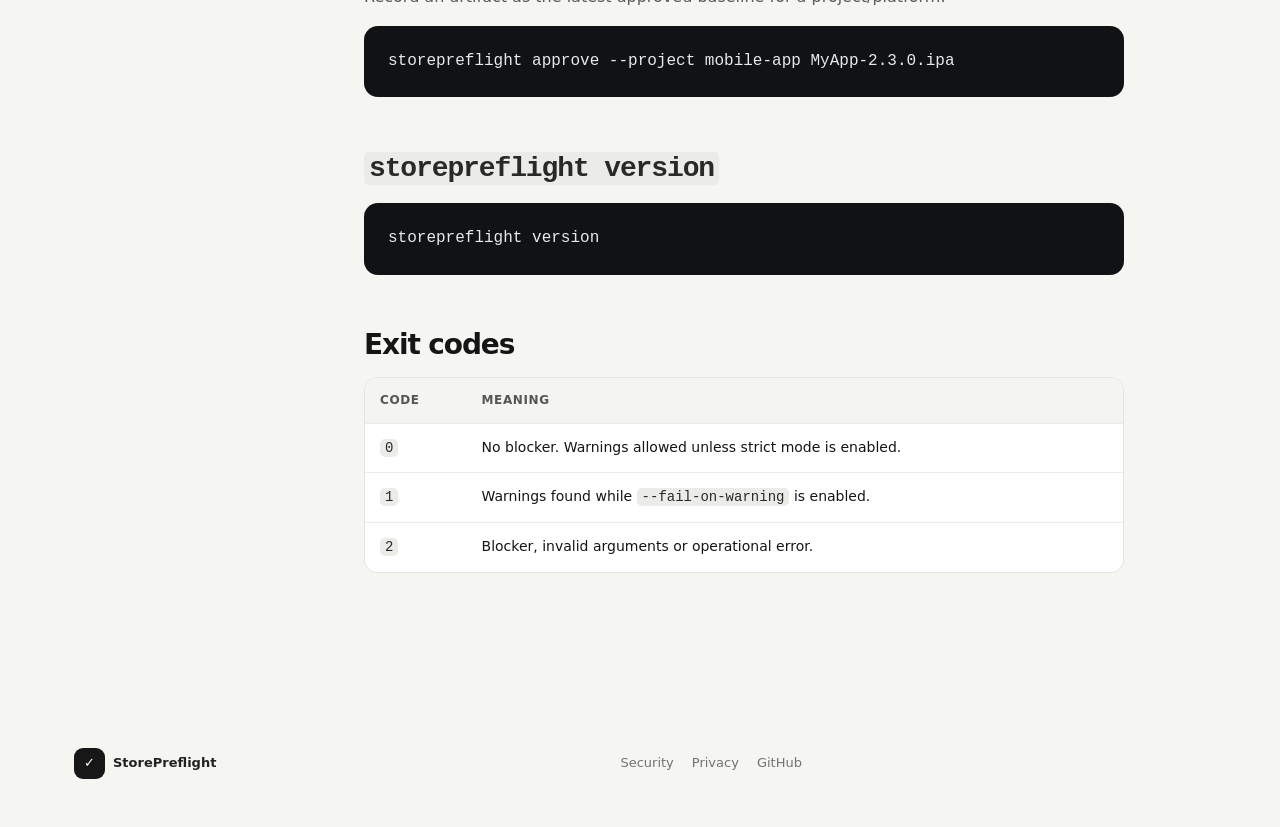
<file: docs/reference.html>
<!doctype html>
<html lang="en">
<head>
  <meta charset="utf-8"><meta name="viewport" content="width=device-width,initial-scale=1">
  <title>CLI reference — StorePreflight</title>
  <meta name="description" content="StorePreflight command-line reference for scan, baseline, push, approve and output formats.">
  <link rel="icon" href="favicon.svg" type="image/svg+xml"><link rel="stylesheet" href="styles.css">
</head>
<body>
<header class="topbar"><a class="brand" href="./"><span class="logo">✓</span><span>StorePreflight</span></a><nav><a href="getting-started.html">Docs</a><a href="github-action.html">GitHub Action</a><a href="cloud.html">Cloud</a><a class="active" href="reference.html">CLI reference</a><a class="button button-small" href="https://github.com/The-Crocop/storepreflight">GitHub</a></nav></header>
<main class="docs-layout">
  <aside class="sidebar"><strong>Documentation</strong><a href="getting-started.html">Getting started</a><a href="github-action.html">GitHub Action</a><a href="cloud.html">StorePreflight Cloud</a><a class="active" href="reference.html">CLI reference</a><a href="security.html">Security</a><a href="privacy.html">Privacy</a></aside>
  <article class="docs">
    <p class="eyebrow">REFERENCE</p><h1>CLI commands</h1>
    <p class="lead-doc">Flags must appear before the artifact path.</p>

    <h2><code>storepreflight scan</code></h2>
    <p>Scan an IPA or AAB locally.</p>
    <pre><code>storepreflight scan [flags] &lt;artifact.ipa|artifact.aab&gt;</code></pre>
    <div class="table-wrap"><table><tbody>
      <tr><td><code>--format</code></td><td><code>text</code>, <code>json</code>, <code>markdown</code> or <code>sarif</code></td></tr>
      <tr><td><code>--output</code></td><td>Write report to a file.</td></tr>
      <tr><td><code>--baseline</code></td><td>Compare against a local baseline JSON.</td></tr>
      <tr><td><code>--fail-on-warning</code></td><td>Return exit code 1 when warnings are present.</td></tr>
    </tbody></table></div>

    <h2><code>storepreflight baseline</code></h2>
    <p>Create a local baseline from an artifact without blockers.</p>
    <pre><code>storepreflight baseline --output approved.json MyApp.ipa</code></pre>

    <h2><code>storepreflight push</code></h2>
    <p>Scan locally, optionally compare with the latest Cloud baseline, then upload normalized findings.</p>
    <pre><code>storepreflight push --project mobile-app MyApp.ipa</code></pre>
    <div class="table-wrap"><table><tbody>
      <tr><td><code>--project</code></td><td>Required Cloud project key.</td></tr>
      <tr><td><code>--url</code></td><td>Cloud URL or <code>STOREPREFLIGHT_CLOUD_URL</code>.</td></tr>
      <tr><td><code>--api-key</code></td><td>Cloud token or <code>STOREPREFLIGHT_API_KEY</code>.</td></tr>
      <tr><td><code>--baseline</code></td><td>Use a local baseline instead of Cloud.</td></tr>
      <tr><td><code>--no-cloud-baseline</code></td><td>Skip approved-release comparison.</td></tr>
    </tbody></table></div>

    <h2><code>storepreflight approve</code></h2>
    <p>Record an artifact as the latest approved baseline for a project/platform.</p>
    <pre><code>storepreflight approve --project mobile-app MyApp-2.3.0.ipa</code></pre>

    <h2><code>storepreflight version</code></h2>
    <pre><code>storepreflight version</code></pre>

    <h2>Exit codes</h2>
    <div class="table-wrap"><table>
      <thead><tr><th>Code</th><th>Meaning</th></tr></thead>
      <tbody>
        <tr><td><code>0</code></td><td>No blocker. Warnings allowed unless strict mode is enabled.</td></tr>
        <tr><td><code>1</code></td><td>Warnings found while <code>--fail-on-warning</code> is enabled.</td></tr>
        <tr><td><code>2</code></td><td>Blocker, invalid arguments or operational error.</td></tr>
      </tbody>
    </table></div>
  </article>
</main>
<footer><div class="footer-brand"><span class="logo">✓</span> StorePreflight</div><div class="footer-links"><a href="security.html">Security</a><a href="privacy.html">Privacy</a><a href="https://github.com/The-Crocop/storepreflight">GitHub</a></div></footer>
</body>
</html>
</file>
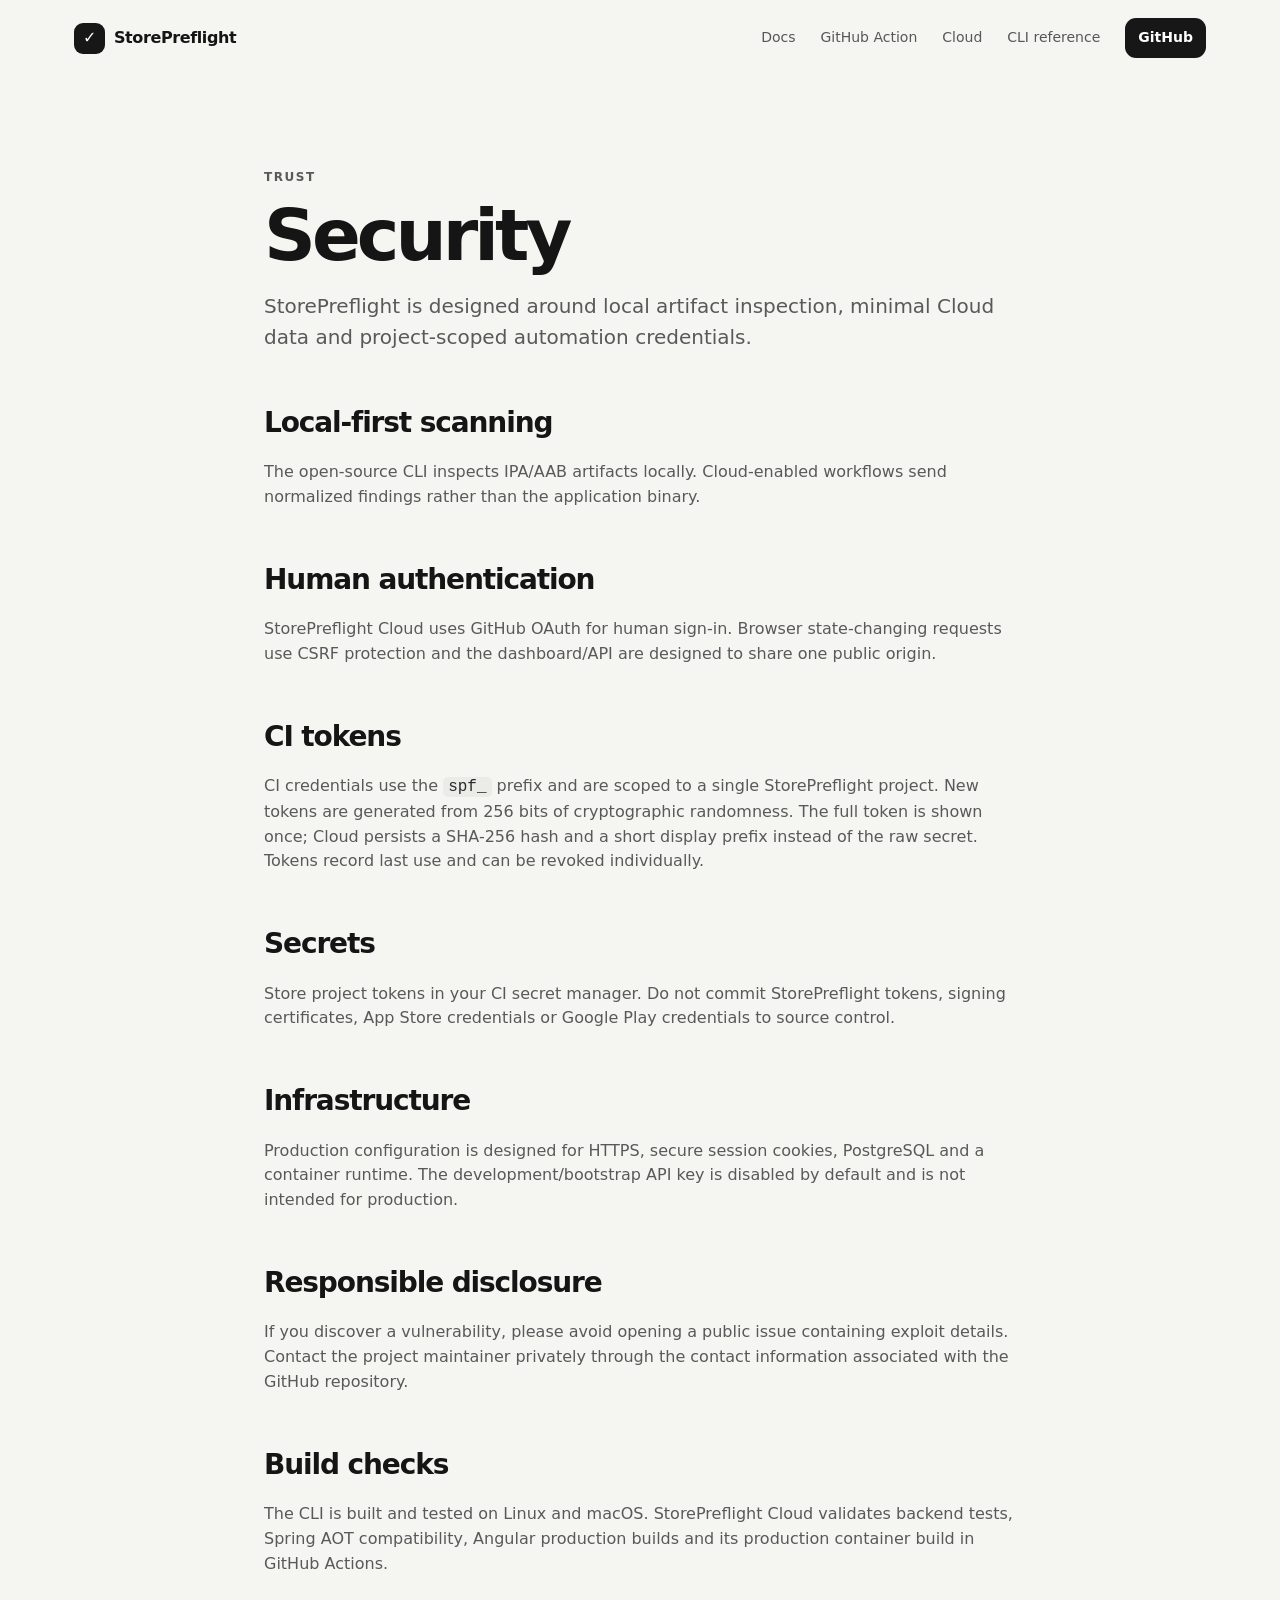
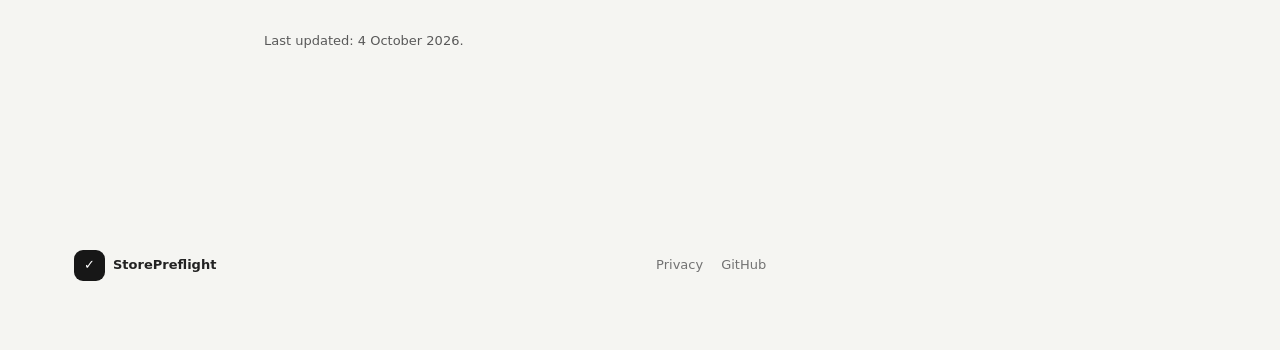
<file: docs/security.html>
<!doctype html>
<html lang="en">
<head><meta charset="utf-8"><meta name="viewport" content="width=device-width,initial-scale=1"><title>Security — StorePreflight</title><meta name="description" content="StorePreflight security model and responsible disclosure information."><link rel="icon" href="favicon.svg" type="image/svg+xml"><link rel="stylesheet" href="styles.css"></head>
<body>
<header class="topbar"><a class="brand" href="./"><span class="logo">✓</span><span>StorePreflight</span></a><nav><a href="getting-started.html">Docs</a><a href="github-action.html">GitHub Action</a><a href="cloud.html">Cloud</a><a href="reference.html">CLI reference</a><a class="button button-small" href="https://github.com/The-Crocop/storepreflight">GitHub</a></nav></header>
<main class="legal">
  <p class="eyebrow">TRUST</p><h1>Security</h1>
  <p class="lead-doc">StorePreflight is designed around local artifact inspection, minimal Cloud data and project-scoped automation credentials.</p>
  <h2>Local-first scanning</h2>
  <p>The open-source CLI inspects IPA/AAB artifacts locally. Cloud-enabled workflows send normalized findings rather than the application binary.</p>
  <h2>Human authentication</h2>
  <p>StorePreflight Cloud uses GitHub OAuth for human sign-in. Browser state-changing requests use CSRF protection and the dashboard/API are designed to share one public origin.</p>
  <h2>CI tokens</h2>
  <p>CI credentials use the <code>spf_</code> prefix and are scoped to a single StorePreflight project. New tokens are generated from 256 bits of cryptographic randomness. The full token is shown once; Cloud persists a SHA-256 hash and a short display prefix instead of the raw secret. Tokens record last use and can be revoked individually.</p>
  <h2>Secrets</h2>
  <p>Store project tokens in your CI secret manager. Do not commit StorePreflight tokens, signing certificates, App Store credentials or Google Play credentials to source control.</p>
  <h2>Infrastructure</h2>
  <p>Production configuration is designed for HTTPS, secure session cookies, PostgreSQL and a container runtime. The development/bootstrap API key is disabled by default and is not intended for production.</p>
  <h2>Responsible disclosure</h2>
  <p>If you discover a vulnerability, please avoid opening a public issue containing exploit details. Contact the project maintainer privately through the contact information associated with the GitHub repository.</p>
  <h2>Build checks</h2>
  <p>The CLI is built and tested on Linux and macOS. StorePreflight Cloud validates backend tests, Spring AOT compatibility, Angular production builds and its production container build in GitHub Actions.</p>
  <p class="updated">Last updated: 4 October 2026.</p>
</main>
<footer><div class="footer-brand"><span class="logo">✓</span> StorePreflight</div><div class="footer-links"><a href="privacy.html">Privacy</a><a href="https://github.com/The-Crocop/storepreflight">GitHub</a></div></footer>
</body>
</html>
</file>
<file: docs/styles.css>
:root{
  --bg:#f5f5f2;--surface:#fff;--ink:#151515;--muted:#676767;--line:#e5e5df;
  --green:#1c7c54;--amber:#a36c00;--red:#b42318;--code:#101113;--code-ink:#e8e9ea;
  --radius:20px;--max:1180px;
}
*{box-sizing:border-box}html{scroll-behavior:smooth}body{margin:0;background:var(--bg);color:var(--ink);font-family:Inter,ui-sans-serif,system-ui,-apple-system,BlinkMacSystemFont,"Segoe UI",sans-serif;line-height:1.55}
a{color:inherit;text-decoration:none}.topbar{height:76px;max-width:var(--max);margin:0 auto;padding:0 24px;display:flex;align-items:center;justify-content:space-between}.brand{display:flex;align-items:center;gap:9px;font-weight:800;letter-spacing:-.025em}.logo{display:inline-grid;place-items:center;width:31px;height:31px;border-radius:9px;background:#171717;color:#fff;font-weight:900}.topbar nav{display:flex;gap:25px;align-items:center;font-size:14px;color:#575757}.topbar nav a:hover,.topbar nav a.active{color:#111}
.button{display:inline-flex;align-items:center;justify-content:center;background:#171717;color:#fff!important;border-radius:11px;padding:13px 18px;font-weight:750;font-size:14px}.button:hover{transform:translateY(-1px)}.button-small{padding:9px 13px}.button-ghost{background:#fff;color:#171717!important;border:1px solid #ddd}.button-light{background:#fff;color:#111!important}.button-outline-light{background:transparent;border:1px solid #666;color:#fff!important}
.hero{max-width:var(--max);margin:0 auto;padding:105px 24px 74px}.pill,.eyebrow{font-size:12px;letter-spacing:.13em;font-weight:800;color:#6b6b6b}.pill{display:inline-block;border:1px solid #dcdcd5;border-radius:999px;padding:7px 11px;margin-bottom:23px}.hero h1{font-size:clamp(50px,7vw,92px);line-height:.93;letter-spacing:-.065em;max-width:1030px;margin:0}.hero h1 em{font-style:normal;color:#858585}.hero-copy{font-size:21px;max-width:760px;color:#595959;line-height:1.5;margin:30px 0 0}.hero-actions{display:flex;gap:10px;flex-wrap:wrap;margin-top:28px}
.terminal{margin-top:62px;background:var(--code);color:var(--code-ink);border-radius:18px;overflow:hidden;box-shadow:0 25px 70px rgba(0,0,0,.16)}.terminal-bar{height:48px;display:flex;align-items:center;gap:7px;padding:0 16px;border-bottom:1px solid #25272a}.terminal-bar span{width:10px;height:10px;background:#3c3e42;border-radius:50%}.terminal-bar code{margin-left:10px;color:#858990;font-size:12px}.terminal pre{margin:0;padding:27px 30px 31px;font-size:14px;line-height:1.75;overflow:auto}.terminal .ok{color:#60d394}.terminal .warn{color:#ffc857}.terminal .muted{color:#7d8188}
.trust-row{max-width:var(--max);margin:0 auto 90px;padding:0 24px;display:grid;grid-template-columns:repeat(3,1fr);gap:1px}.trust-row div{background:#ecece7;padding:24px}.trust-row div:first-child{border-radius:14px 0 0 14px}.trust-row div:last-child{border-radius:0 14px 14px 0}.trust-row strong,.trust-row span{display:block}.trust-row span{color:#686868;font-size:14px;margin-top:5px}
.section{max-width:var(--max);margin:0 auto;padding:84px 24px}.section-heading{max-width:690px;margin-bottom:36px}.section h2,.cta h2,.docs h2,.legal h2{letter-spacing:-.04em}.section-heading h2,.split h2{font-size:clamp(36px,5vw,58px);line-height:1.02;margin:8px 0 15px}.section-heading p:last-child,.large-copy{font-size:18px;color:#646464}.grid{display:grid;gap:16px}.grid-3{grid-template-columns:repeat(3,1fr)}.grid-2{grid-template-columns:repeat(2,1fr)}.card{background:var(--surface);border:1px solid var(--line);border-radius:var(--radius);padding:28px;box-shadow:0 8px 35px rgba(0,0,0,.025)}.card h3{font-size:22px;letter-spacing:-.03em;margin:30px 0 8px}.card p{color:#696969}.card-icon{font-size:12px;font-weight:800;color:#8a8a8a}.platform{font-size:31px;font-weight:850;letter-spacing:-.04em}.platform-card ul{padding-left:20px;color:#595959;line-height:1.9}
.split{display:grid;grid-template-columns:1fr 1fr;align-items:center;gap:70px}.reverse{}.text-link{display:inline-block;margin-top:7px;font-weight:750;border-bottom:1px solid #aaa}.code-card{background:#111215;color:#e8e9ea;border-radius:18px;overflow:hidden}.code-label{padding:12px 18px;border-bottom:1px solid #292b2e;color:#8d9299;font-size:12px;font-weight:700}.code-card pre{margin:0;padding:25px;overflow:auto;line-height:1.7;font-size:13px}.compact-grid{margin-top:20px}.mini-card{border:1px solid var(--line);background:#fff;padding:18px;border-radius:14px}.mini-card strong,.mini-card span{display:block}.mini-card span{color:#747474;margin-top:4px;font-size:14px}
.cta{max-width:calc(var(--max) - 48px);margin:80px auto;background:#111;color:#fff;border-radius:26px;padding:62px}.cta h2{font-size:clamp(38px,5vw,62px);margin:6px 0 8px}.cta p:not(.eyebrow){color:#bdbdbd;font-size:18px}.cta .eyebrow{color:#969696}
footer{max-width:var(--max);margin:0 auto;padding:55px 24px 70px;display:grid;grid-template-columns:auto 1fr auto;gap:30px;align-items:center;color:#727272;font-size:13px}.footer-brand{display:flex;align-items:center;gap:8px;color:#222;font-weight:800}.footer-links{display:flex;gap:18px;justify-content:center}.footer-links a:hover{color:#111}
.docs-layout{max-width:var(--max);margin:0 auto;padding:70px 24px 120px;display:grid;grid-template-columns:220px minmax(0,760px);gap:70px}.sidebar{position:sticky;top:30px;height:max-content;display:flex;flex-direction:column;gap:4px;font-size:14px}.sidebar strong{margin-bottom:12px}.sidebar a{padding:7px 10px;border-radius:8px;color:#666}.sidebar a:hover,.sidebar a.active{background:#e9e9e4;color:#111}.docs h1,.legal h1{font-size:clamp(48px,7vw,72px);letter-spacing:-.055em;line-height:1;margin:7px 0 20px}.lead-doc{font-size:20px;color:#626262;margin-bottom:48px}.docs h2,.legal h2{font-size:28px;margin:48px 0 11px}.docs p,.docs li,.legal p{color:#595959}.docs code,.legal code{font-family:"SFMono-Regular",Consolas,monospace;background:#ebebe7;border-radius:5px;padding:1px 5px;color:#292929}.docs pre{background:#111215;color:#e8e9ea;border-radius:14px;padding:22px 24px;overflow:auto;line-height:1.7}.docs pre code{background:none;color:inherit;padding:0}.note{background:#eef4f0;border:1px solid #d8e8de;border-radius:13px;padding:16px 18px;margin:24px 0;color:#365543}.warning-note{background:#fff7e8;border-color:#f0dfba;color:#6d5727}.next{margin-top:55px;padding-top:24px;border-top:1px solid var(--line)}.next a{font-weight:750}.table-wrap{overflow:auto;border:1px solid var(--line);border-radius:13px;background:#fff}.table-wrap table{border-collapse:collapse;width:100%;font-size:14px}.table-wrap th,.table-wrap td{text-align:left;padding:13px 15px;border-bottom:1px solid #ecece7;vertical-align:top}.table-wrap tr:last-child td{border-bottom:0}.table-wrap th{background:#f4f4f0;color:#555;font-size:12px;text-transform:uppercase;letter-spacing:.05em}.flow{display:flex;align-items:center;gap:9px;overflow:auto;margin:26px 0}.flow div{min-width:145px;border:1px solid var(--line);background:#fff;padding:15px;border-radius:12px}.flow strong,.flow span{display:block}.flow span{font-size:12px;color:#777;margin-top:3px}.flow b{color:#999}.legal{max-width:800px;margin:0 auto;padding:80px 24px 130px}.updated{margin-top:55px!important;font-size:13px}
@media(max-width:900px){.topbar nav a:not(.button){display:none}.grid-3,.grid-2,.split,.trust-row{grid-template-columns:1fr}.split{gap:30px}.trust-row{gap:8px}.trust-row div,.trust-row div:first-child,.trust-row div:last-child{border-radius:12px}.docs-layout{grid-template-columns:1fr}.sidebar{position:static;display:none}.cta{margin-left:16px;margin-right:16px;padding:40px 26px}footer{grid-template-columns:1fr}.footer-links{justify-content:flex-start;flex-wrap:wrap}.hero{padding-top:65px}.terminal pre{padding:20px;font-size:12px}}
</file>
